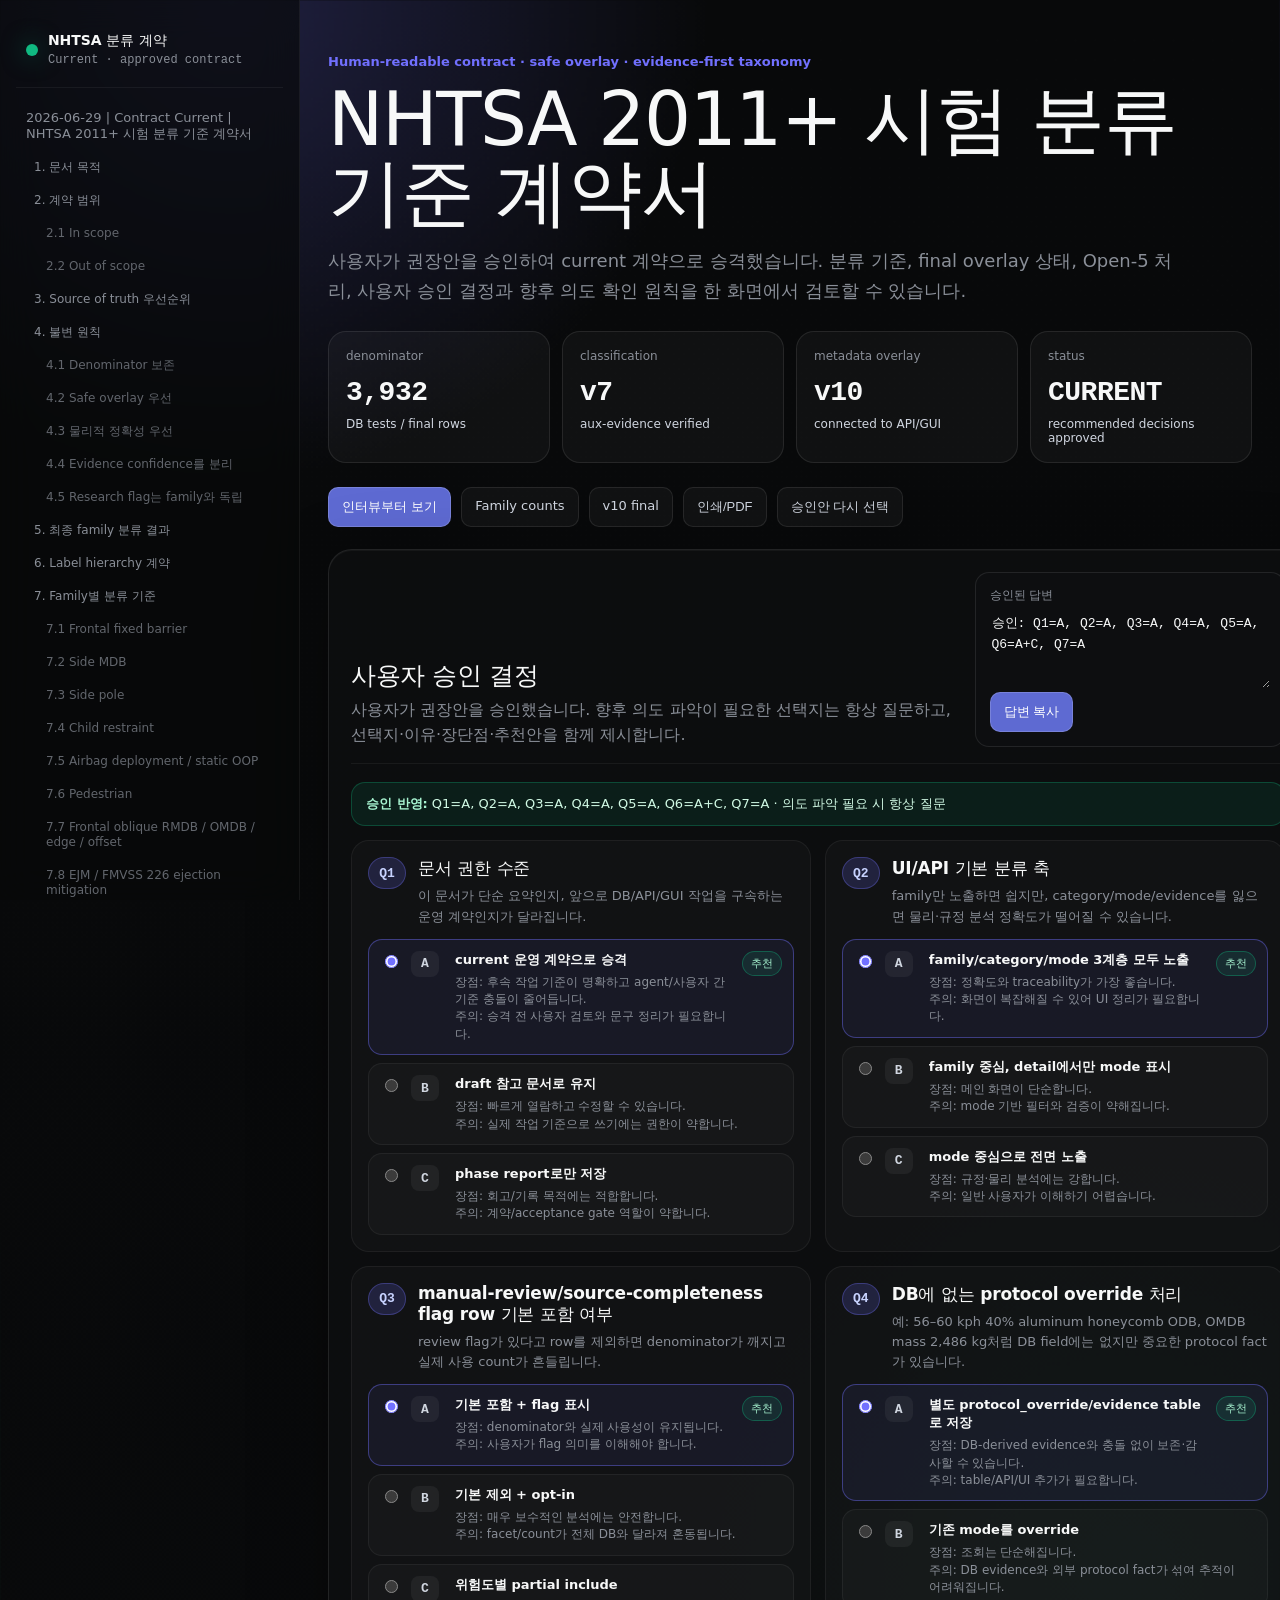
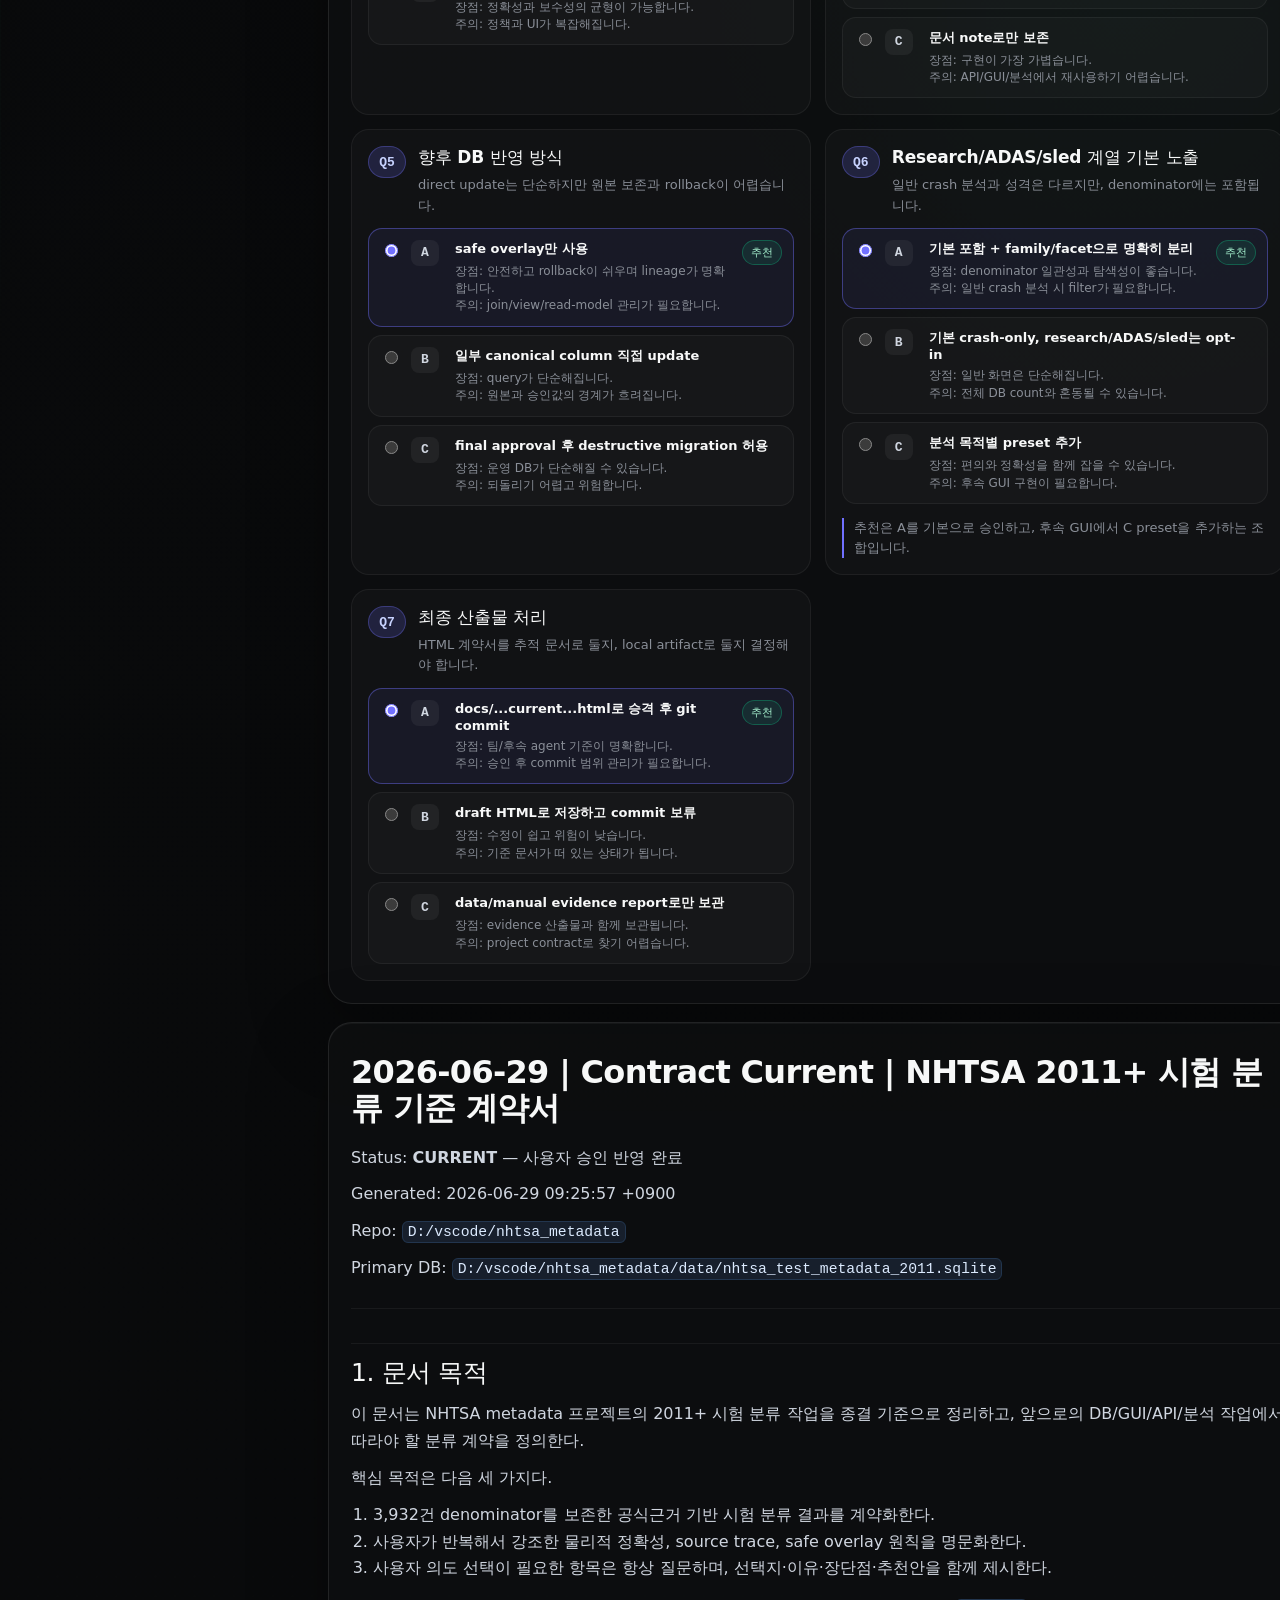
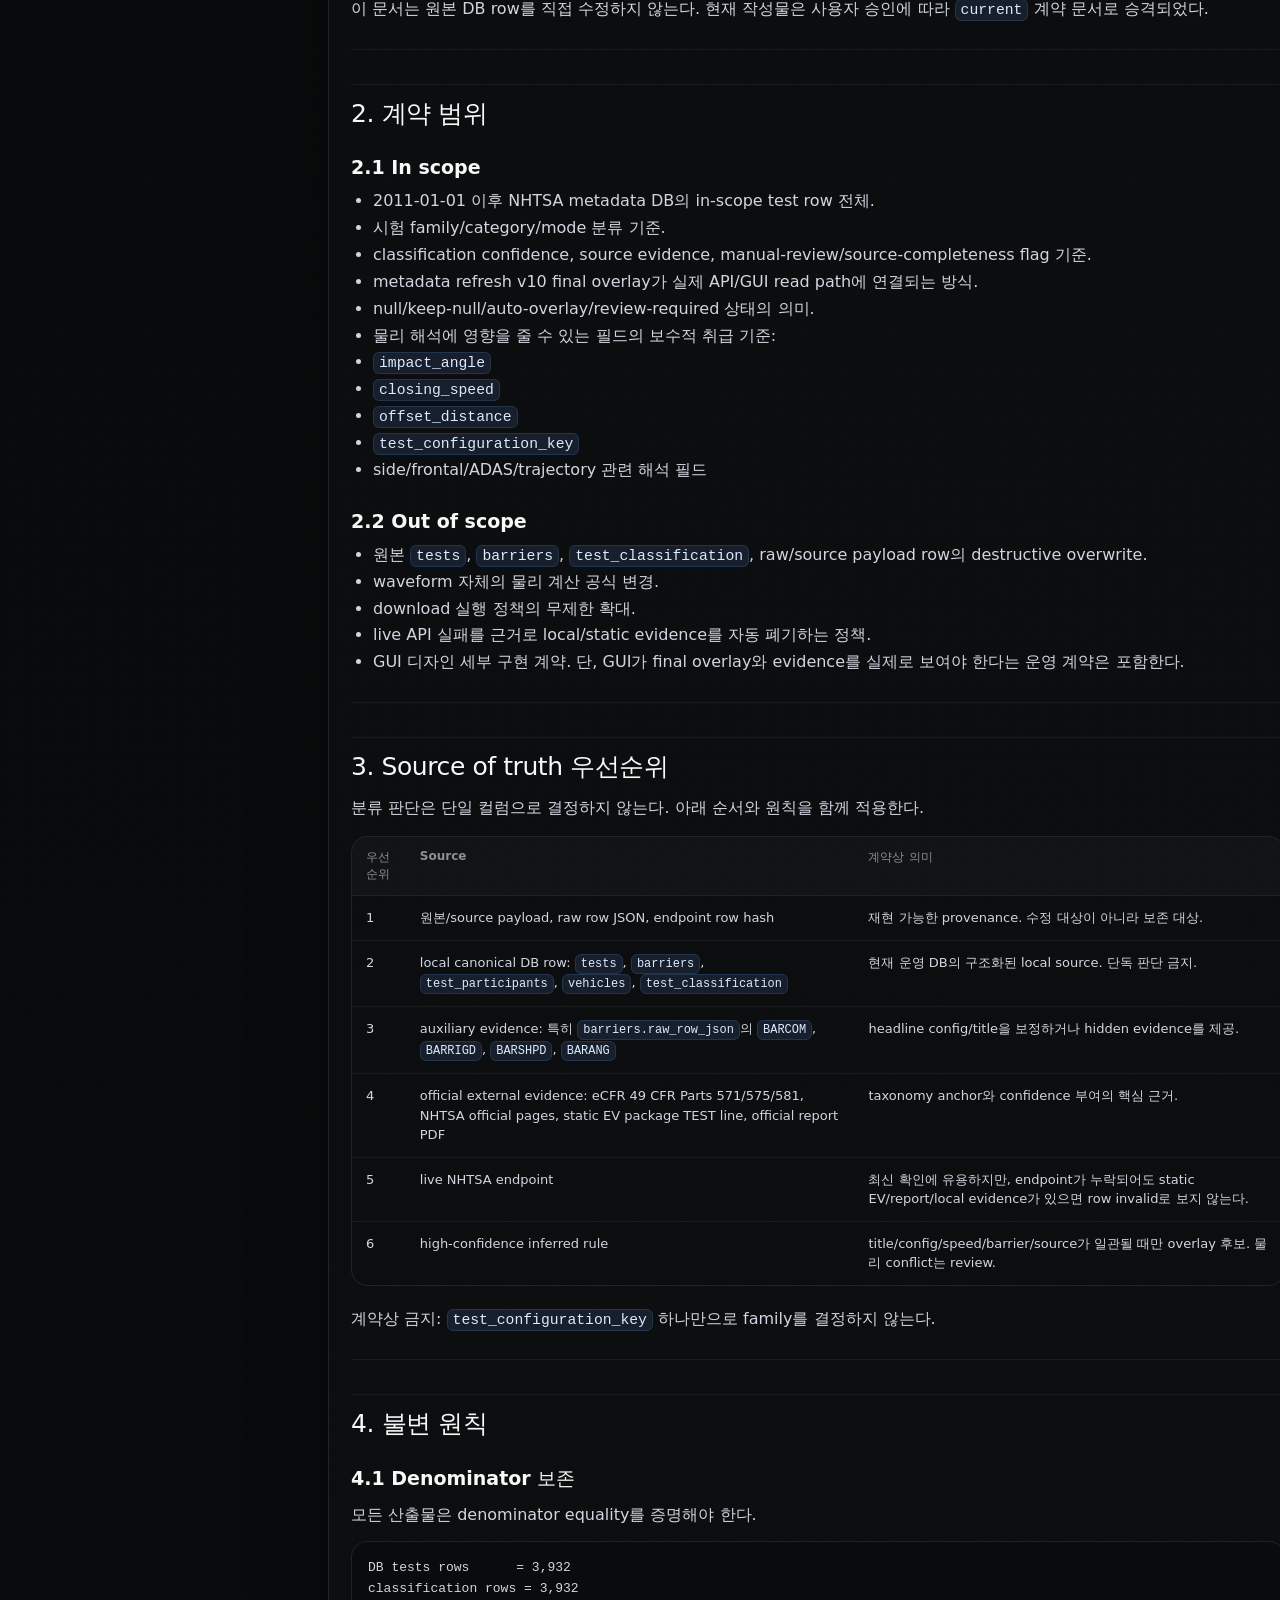
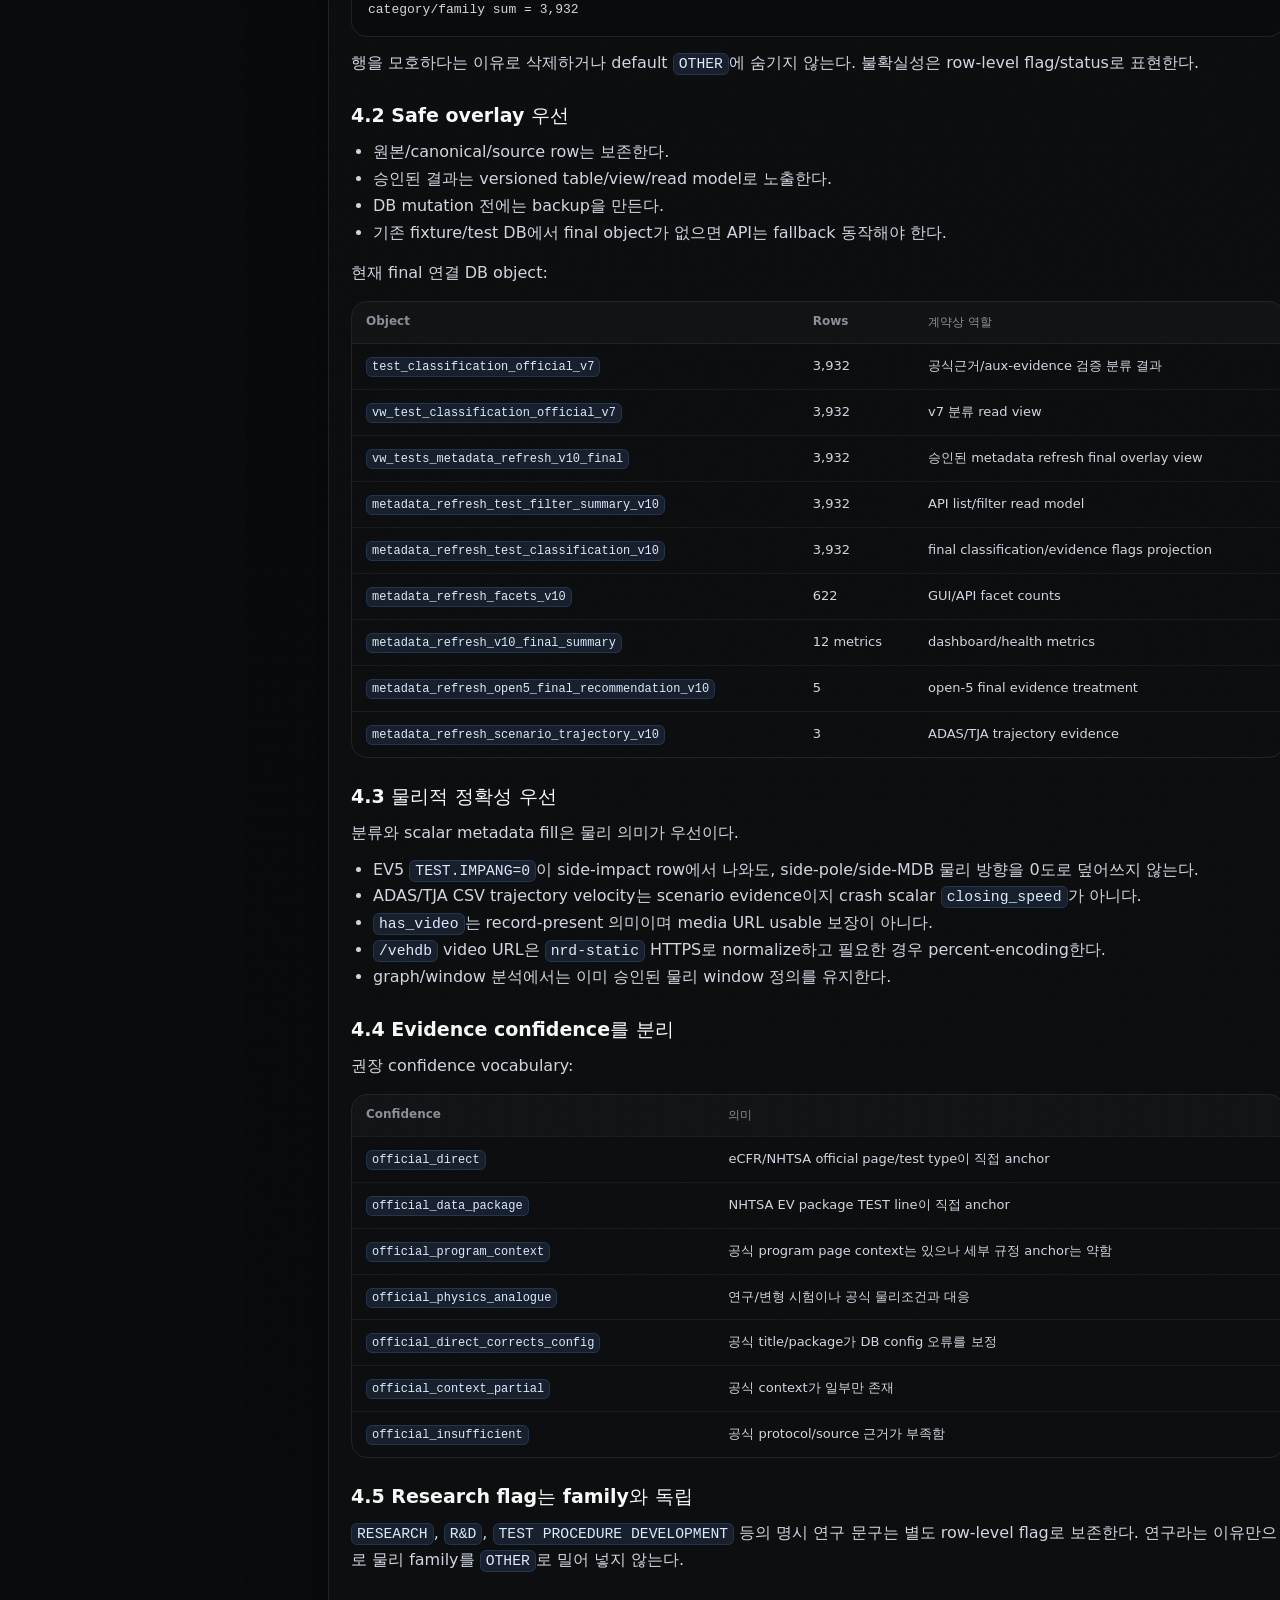
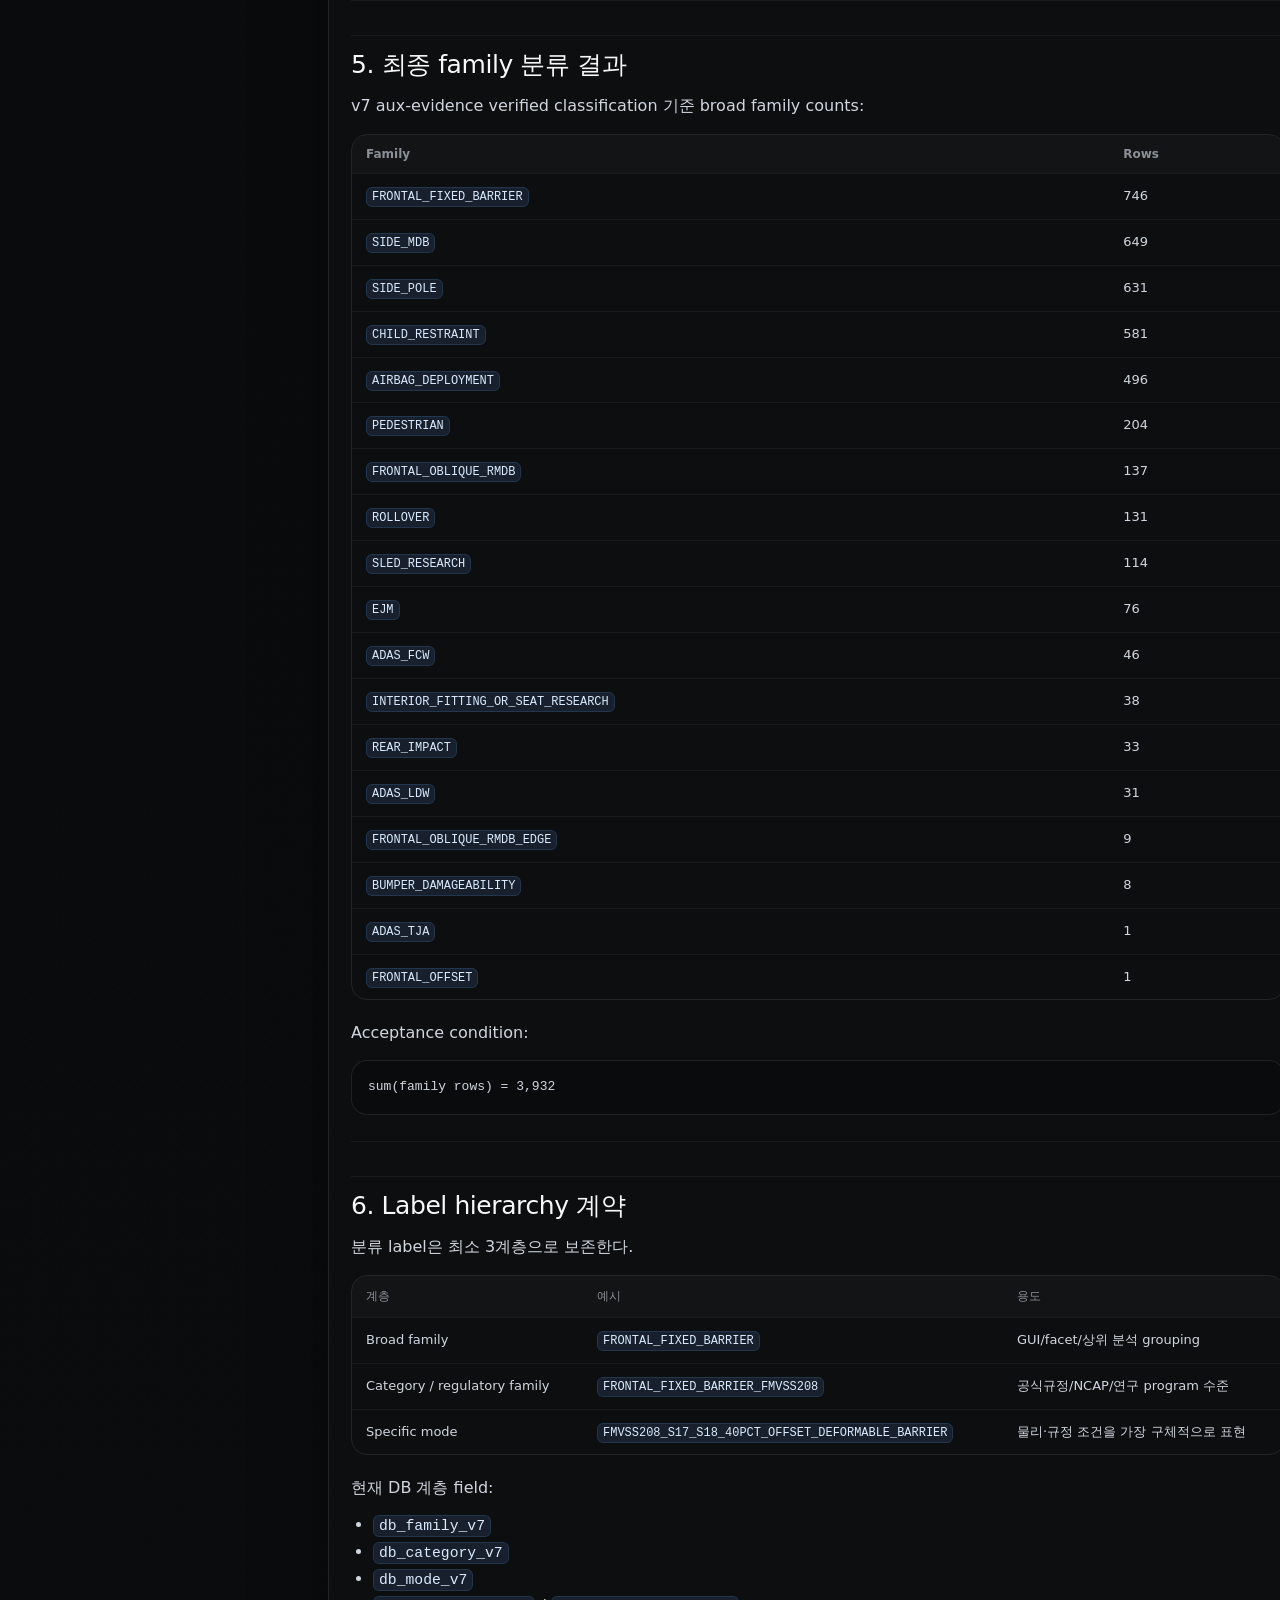
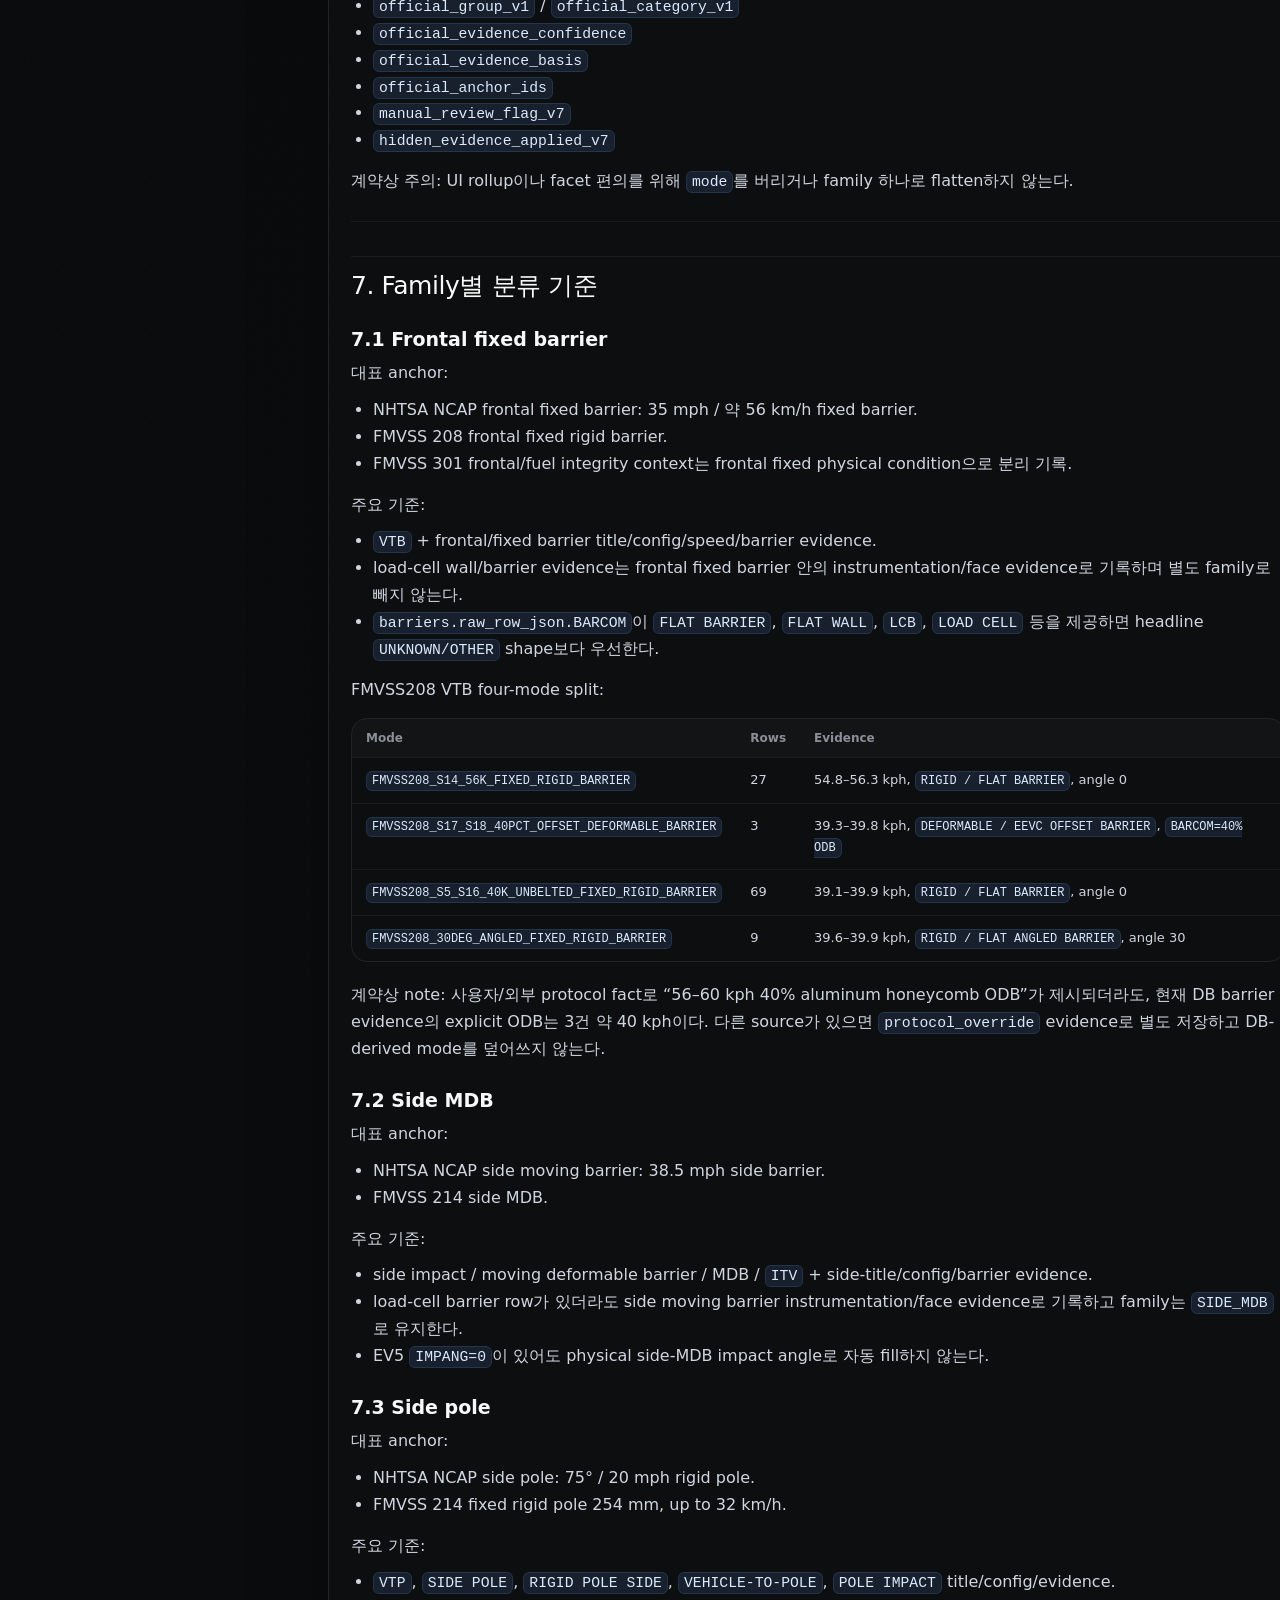
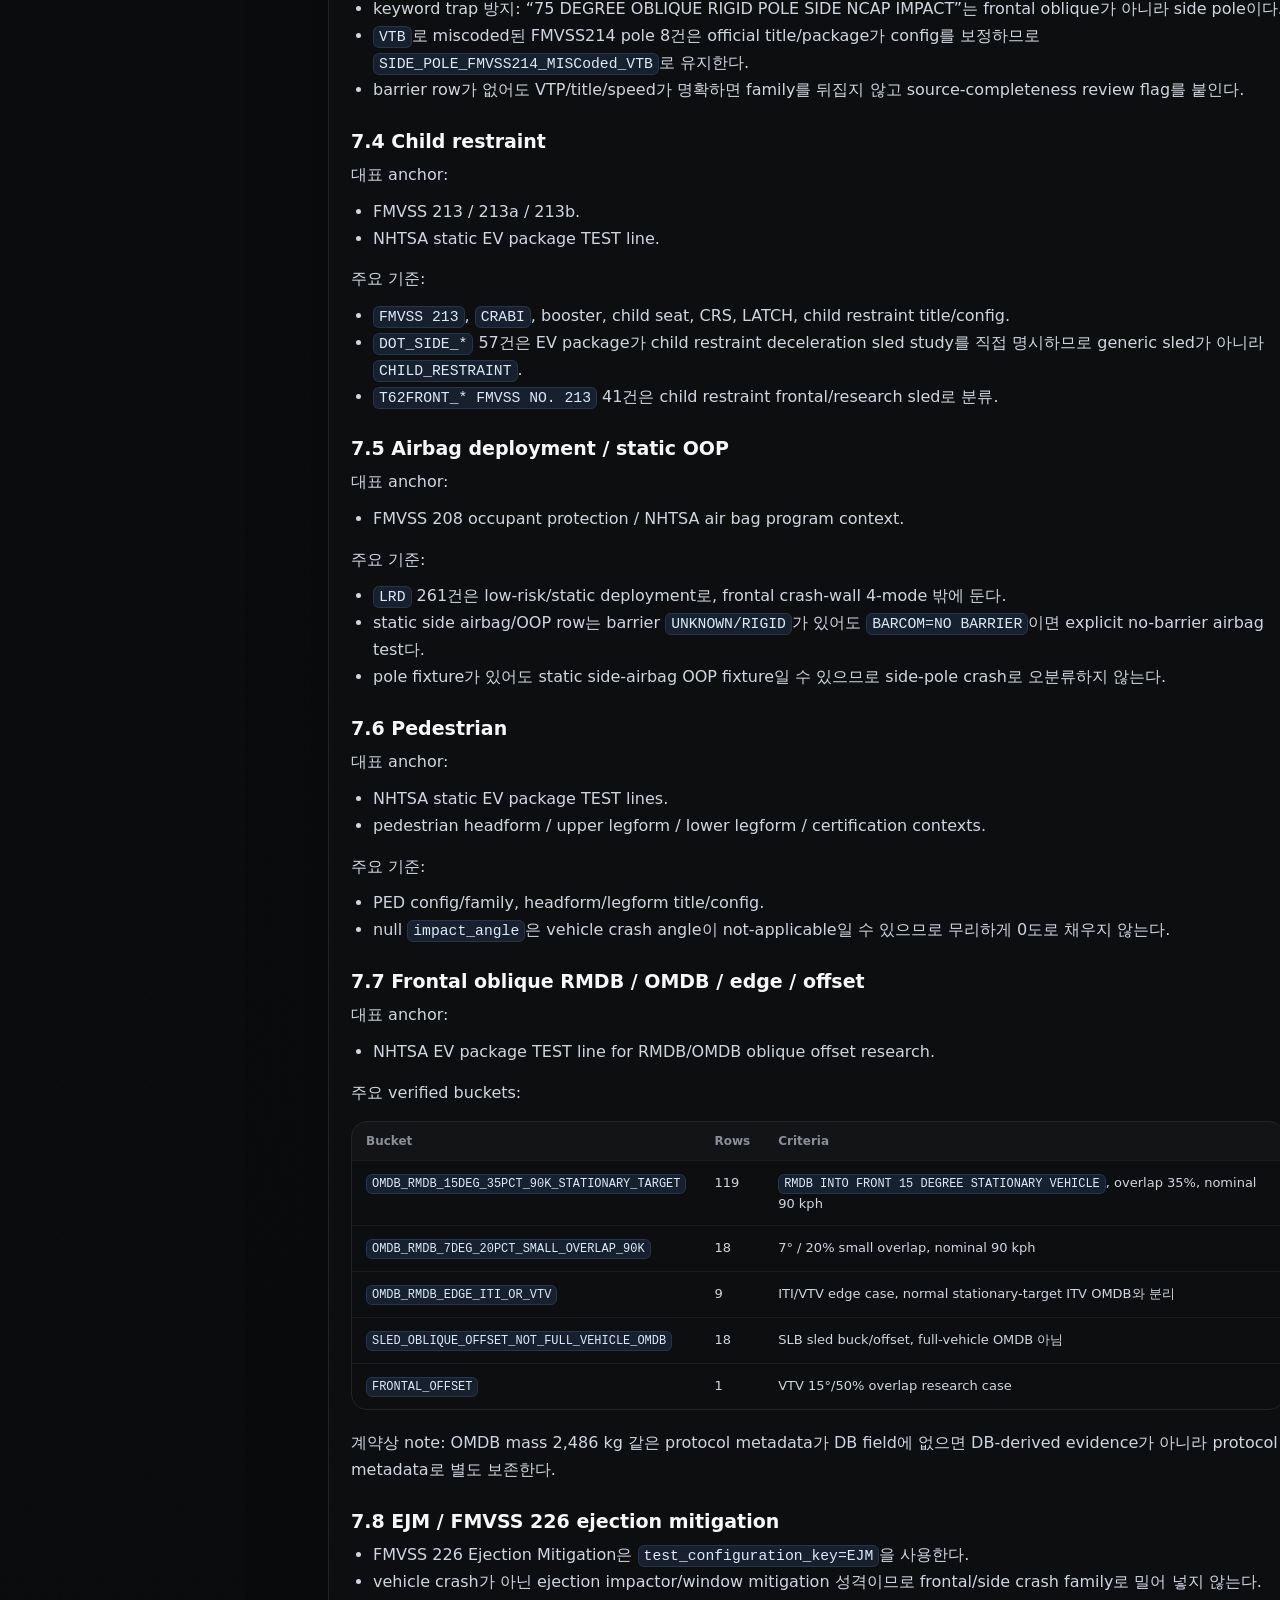
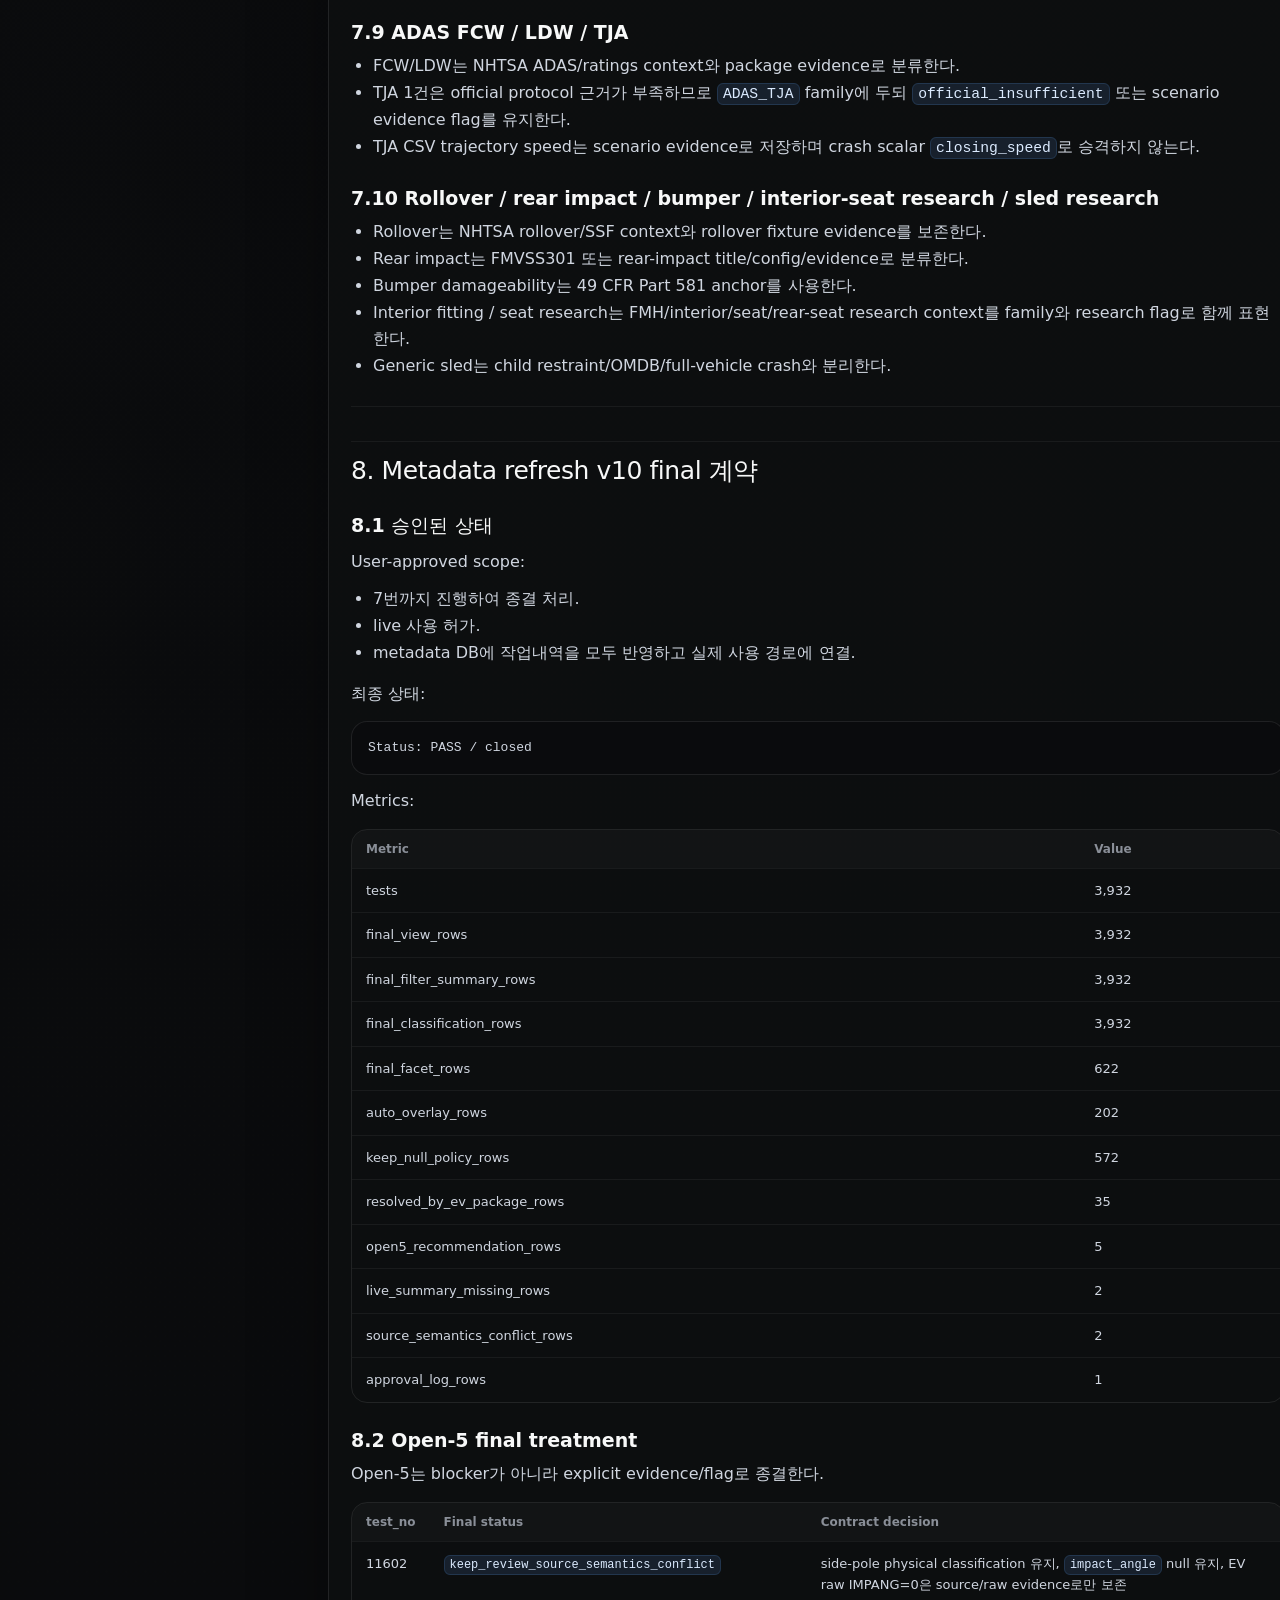
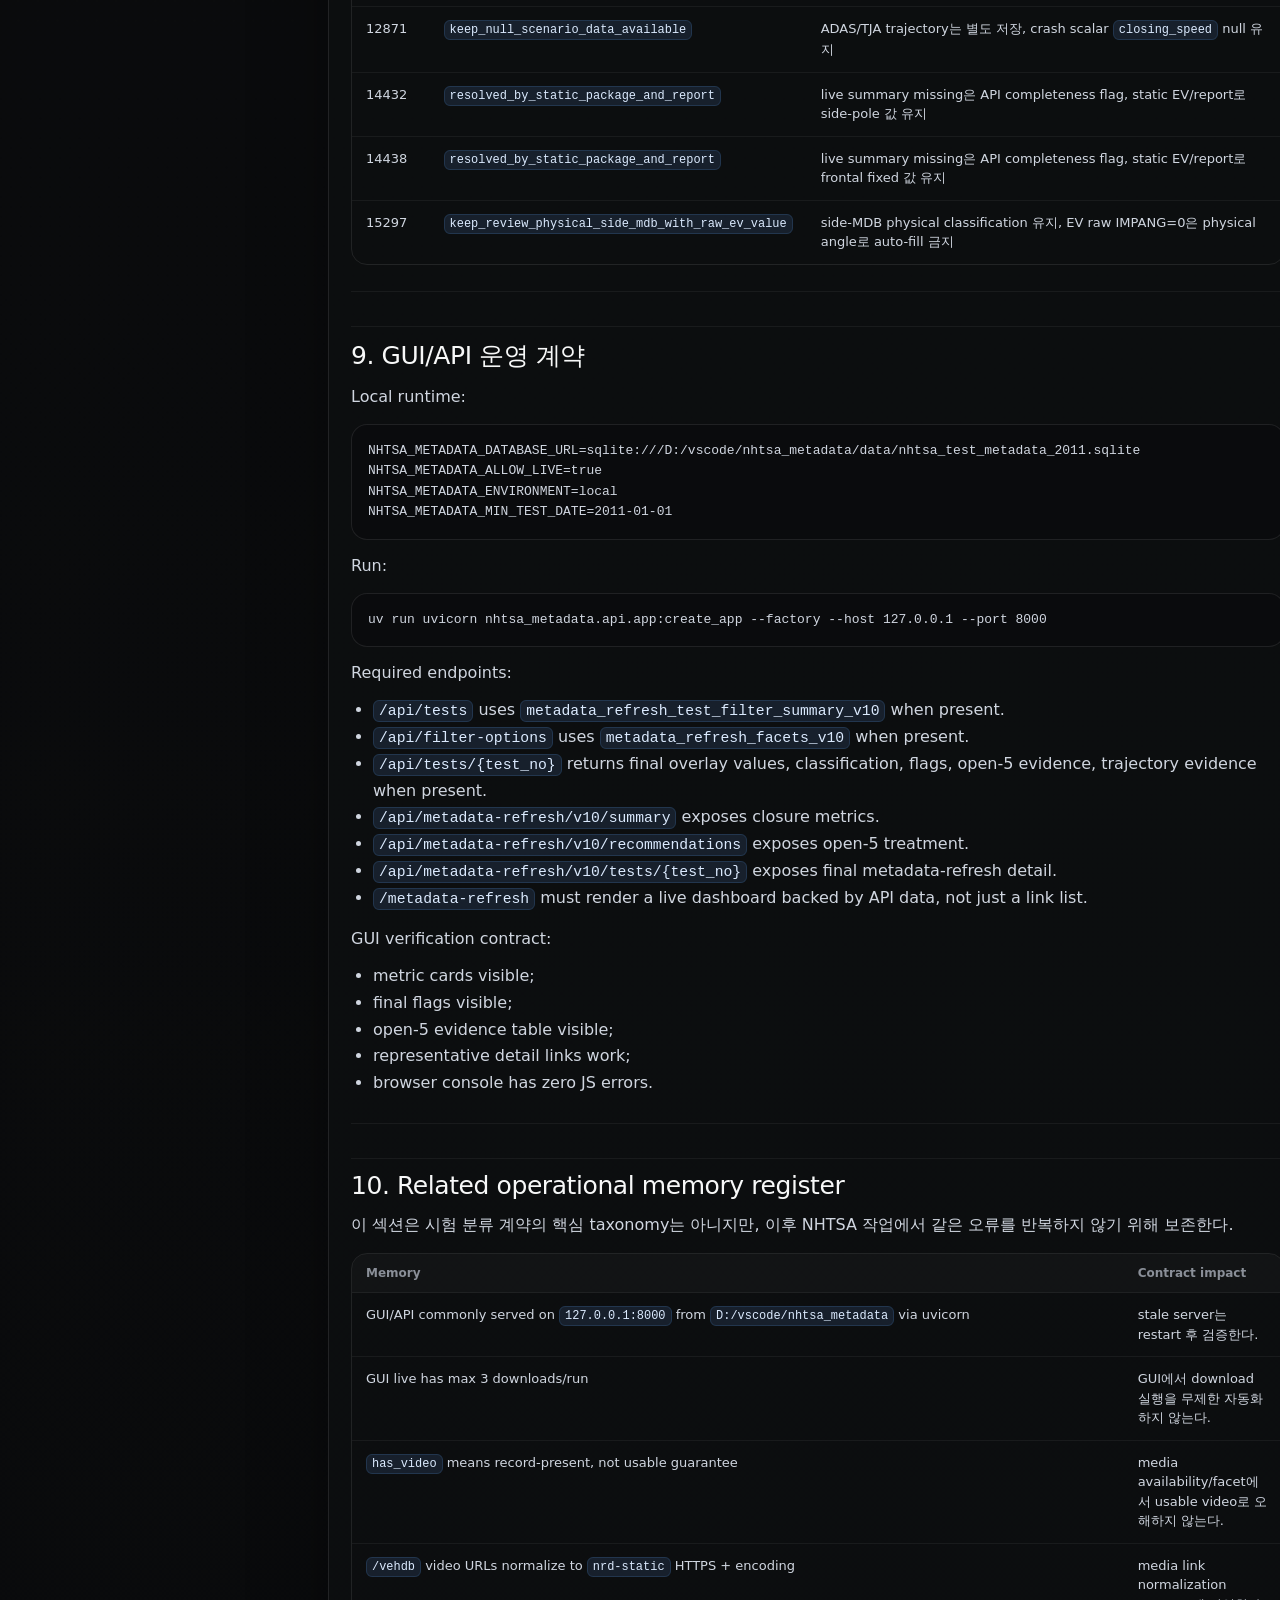
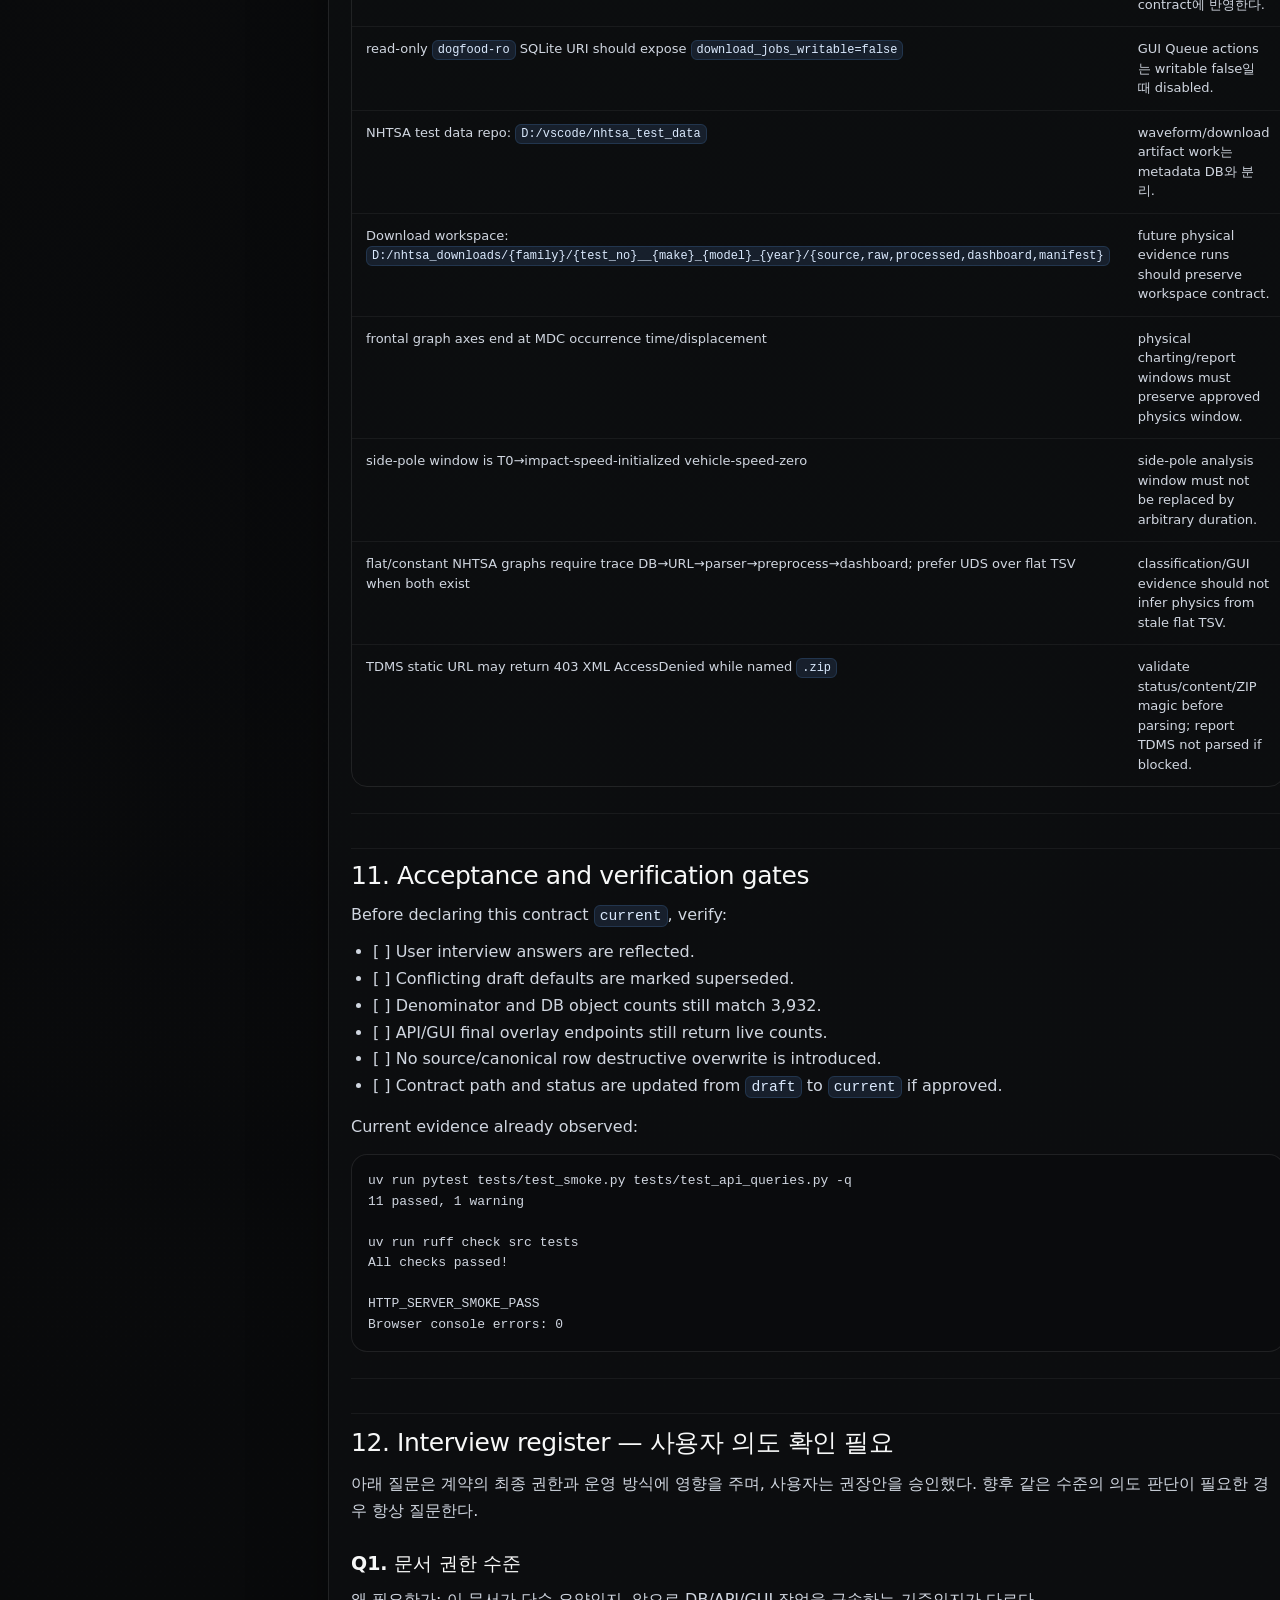
<file: docs/2026-06-29__contract__current__test-classification-contract.html>
<!doctype html>
<html lang="ko">
<head>
  <meta charset="utf-8">
  <meta name="viewport" content="width=device-width, initial-scale=1">
  <title>NHTSA 시험 분류 기준 계약서 — Current</title>
  <style>
    :root { color-scheme: dark; --bg:#08090a; --panel:rgba(255,255,255,.035); --panel-2:rgba(255,255,255,.055); --line:rgba(255,255,255,.09); --line-soft:rgba(255,255,255,.055); --text:#f7f8f8; --soft:#d0d6e0; --muted:#8a8f98; --faint:#62666d; --accent:#7170ff; --accent-2:#5e6ad2; --green:#10b981; --amber:#f59e0b; --radius:18px; --mono:"JetBrains Mono","SFMono-Regular",Consolas,ui-monospace,monospace; --sans:Inter,ui-sans-serif,system-ui,-apple-system,"Segoe UI",Roboto,"Apple SD Gothic Neo","Noto Sans KR",sans-serif; }
    *{box-sizing:border-box} html{scroll-behavior:smooth} body{margin:0;background:radial-gradient(circle at 18% 0%,rgba(113,112,255,.22),transparent 30rem),radial-gradient(circle at 88% 8%,rgba(16,185,129,.10),transparent 26rem),linear-gradient(180deg,#08090a 0%,#0b0c0e 48%,#08090a 100%);color:var(--text);font-family:var(--sans);font-feature-settings:"cv01","ss03"} a{color:inherit;text-decoration:none}
    .layout{display:grid;grid-template-columns:minmax(230px,300px) minmax(0,1fr);min-height:100vh} aside{position:sticky;top:0;align-self:start;height:100vh;overflow:auto;padding:22px 16px;border-right:1px solid var(--line-soft);background:rgba(8,9,10,.68);backdrop-filter:blur(18px)} .brand{display:flex;align-items:center;gap:10px;padding:8px 10px 18px;border-bottom:1px solid var(--line-soft);margin-bottom:14px}.brand-mark{width:12px;height:12px;border-radius:50%;background:var(--green);box-shadow:0 0 24px rgba(16,185,129,.55)}.brand strong{font-size:14px;font-weight:590;letter-spacing:-.1px}.brand span{display:block;color:var(--muted);font:12px/1.4 var(--mono);margin-top:2px}.toc{display:flex;flex-direction:column;gap:2px}.toc a{color:var(--muted);border-radius:10px;padding:8px 10px;font-size:13px;line-height:1.25}.toc a:hover{color:var(--text);background:rgba(255,255,255,.045)}.toc .lvl-2{padding-left:18px;font-size:12px}.toc .lvl-3{padding-left:30px;font-size:12px;color:var(--faint)}main{min-width:0}
    .hero{max-width:1180px;margin:0 auto;padding:54px 28px 22px}.eyebrow{color:var(--accent);font-size:13px;font-weight:590;margin-bottom:14px}.hero h1{font-size:clamp(42px,6vw,74px);line-height:.98;letter-spacing:-1.4px;margin:0;font-weight:510;max-width:980px}.lead{color:var(--muted);font-size:18px;line-height:1.65;max-width:860px;margin:18px 0 0}.meta-grid{display:grid;grid-template-columns:repeat(4,minmax(0,1fr));gap:12px;margin-top:26px}.metric{background:var(--panel);border:1px solid var(--line);border-radius:var(--radius);padding:17px;min-height:112px}.metric span{display:block;color:var(--muted);font-size:12px}.metric strong{display:block;margin-top:16px;font:600 28px/1 var(--mono);letter-spacing:-.5px}.metric em{display:block;margin-top:10px;color:var(--soft);font-size:12px;font-style:normal}.toolbar{display:flex;flex-wrap:wrap;gap:10px;margin-top:24px}.btn{border:1px solid var(--line);background:rgba(255,255,255,.04);border-radius:10px;padding:10px 13px;color:var(--soft);font-weight:510;font-size:13px;cursor:pointer}.btn.primary{background:var(--accent-2);color:#fff;border-color:rgba(255,255,255,.16)}
    .content-wrap{max-width:1180px;margin:0 auto;padding:0 28px 72px;display:grid;gap:18px}.interview-panel,.article{background:rgba(15,16,17,.72);border:1px solid var(--line);border-radius:24px;box-shadow:0 24px 80px rgba(0,0,0,.26),inset 0 1px 0 rgba(255,255,255,.04)}.interview-panel{padding:22px}.section-title{display:flex;align-items:flex-end;justify-content:space-between;gap:18px;border-bottom:1px solid var(--line-soft);padding-bottom:16px;margin-bottom:18px}.section-title h2{margin:0;font-size:25px;letter-spacing:-.4px;font-weight:510}.section-title p{margin:6px 0 0;color:var(--muted);line-height:1.55}.answer-box{background:#0d0e10;border:1px solid var(--line);border-radius:14px;padding:14px;min-width:310px}.answer-box label{display:block;color:var(--muted);font-size:12px;margin-bottom:8px}.answer-box textarea{width:100%;min-height:76px;resize:vertical;border:0;outline:0;color:var(--text);background:transparent;font:13px/1.55 var(--mono)}.q-grid{display:grid;grid-template-columns:repeat(2,minmax(0,1fr));gap:14px}.q-card{border:1px solid var(--line-soft);background:rgba(255,255,255,.025);border-radius:18px;padding:16px}.q-head{display:flex;gap:12px;align-items:flex-start;margin-bottom:12px}.q-id{flex:none;display:inline-grid;place-items:center;width:38px;height:32px;border-radius:999px;background:rgba(113,112,255,.18);color:#c7d2fe;font:600 13px var(--mono);border:1px solid rgba(113,112,255,.32)}.q-card h3{margin:0;font-size:17px;font-weight:590;letter-spacing:-.2px}.q-card p{margin:6px 0 0;color:var(--muted);line-height:1.55;font-size:13px}.options{display:grid;gap:8px}.option{display:grid;grid-template-columns:auto 34px minmax(0,1fr) auto;gap:10px;align-items:start;border:1px solid var(--line-soft);background:rgba(255,255,255,.025);border-radius:14px;padding:11px;cursor:pointer;min-height:72px}.option:hover{border-color:rgba(255,255,255,.16);background:rgba(255,255,255,.045)}.option input{margin-top:4px;accent-color:var(--accent)}.option.recommended{border-color:rgba(113,112,255,.42);background:rgba(113,112,255,.08)}.opt-key{display:inline-grid;place-items:center;width:28px;height:26px;border-radius:8px;background:rgba(255,255,255,.055);font:600 13px var(--mono);color:var(--soft)}.opt-body strong{display:block;font-size:13px;margin-bottom:5px}.opt-body em{display:block;color:var(--muted);font-size:12px;line-height:1.45;font-style:normal}.badge{align-self:start;border-radius:999px;border:1px solid rgba(16,185,129,.35);color:#a7f3d0;background:rgba(16,185,129,.12);padding:4px 8px;font-size:11px}.q-note{border-left:2px solid var(--accent);padding-left:10px}.approval-strip{border:1px solid rgba(16,185,129,.28);background:rgba(16,185,129,.10);color:#d1fae5;border-radius:14px;padding:12px 14px;margin-bottom:14px;font-size:13px}.approval-strip strong{color:#a7f3d0}.decision-summary{border:1px solid rgba(113,112,255,.22);background:rgba(113,112,255,.055);border-radius:16px;padding:14px;margin:12px 0 18px}
    .article{padding:22px}.article h1,.article h2,.article h3,.article h4{scroll-margin-top:20px}.article h1{font-size:32px;line-height:1.12;letter-spacing:-.7px;margin:10px 0 18px}.article h2{font-size:25px;margin:34px 0 12px;font-weight:510;letter-spacing:-.42px;padding-top:12px;border-top:1px solid var(--line-soft)}.article h3{font-size:19px;margin:26px 0 10px;font-weight:590}.article h4{font-size:16px;margin:20px 0 8px}.anchor{color:var(--faint);font-size:.72em;margin-left:8px;opacity:0}h1:hover .anchor,h2:hover .anchor,h3:hover .anchor,h4:hover .anchor{opacity:1}.article p,.article li{color:var(--soft);line-height:1.68}.article p{margin:10px 0}.article ul,.article ol{padding-left:22px;margin:8px 0 14px}code{font-family:var(--mono);font-size:.92em;color:#dbeafe;background:rgba(96,165,250,.12);border:1px solid rgba(96,165,250,.16);padding:2px 5px;border-radius:6px}pre{position:relative;overflow:auto;background:#0a0b0d;border:1px solid var(--line);border-radius:16px;padding:16px;color:var(--soft)}pre code{background:transparent;border:0;padding:0;color:inherit;font-size:13px;line-height:1.58}.table-shell{width:100%;overflow:auto;border:1px solid var(--line);border-radius:16px;margin:14px 0 20px}table{border-collapse:collapse;width:100%;min-width:720px}th,td{padding:12px 14px;border-bottom:1px solid var(--line-soft);vertical-align:top;text-align:left}th{color:var(--muted);font-size:12px;font-weight:590;background:rgba(255,255,255,.025)}td{color:var(--soft);font-size:13px;line-height:1.5}tr:last-child td{border-bottom:0}hr{border:0;border-top:1px solid var(--line-soft);margin:26px 0}.toast{position:fixed;right:18px;bottom:18px;background:#111317;border:1px solid var(--line);color:var(--text);padding:12px 14px;border-radius:12px;opacity:0;transform:translateY(8px);transition:.2s ease;pointer-events:none;box-shadow:0 20px 50px rgba(0,0,0,.34)}.toast.show{opacity:1;transform:translateY(0)}
    @media(max-width:1100px){.layout{grid-template-columns:1fr}aside{position:relative;height:auto;border-right:0;border-bottom:1px solid var(--line-soft)}.toc{display:grid;grid-template-columns:repeat(2,minmax(0,1fr))}.meta-grid{grid-template-columns:repeat(2,minmax(0,1fr))}.q-grid{grid-template-columns:1fr}}@media(max-width:680px){.hero,.content-wrap{padding-left:16px;padding-right:16px}.meta-grid{grid-template-columns:1fr}.section-title{display:block}.answer-box{margin-top:14px;min-width:0}.toc{grid-template-columns:1fr}.option{grid-template-columns:auto 30px minmax(0,1fr)}.badge{grid-column:3}}@media print{body{background:#fff;color:#111}aside,.toolbar,.answer-box,.toast{display:none}.layout{display:block}.hero,.content-wrap{max-width:none;padding:0}.article,.interview-panel,.metric{border:1px solid #ddd;box-shadow:none;background:#fff;color:#111}.article p,.article li,td{color:#222}th{color:#111}code,pre{color:#111;background:#f5f5f5}}
</style>
</head>
<body>
  <div class="layout">
    <aside>
      <div class="brand"><span class="brand-mark"></span><div><strong>NHTSA 분류 계약</strong><span>Current · approved contract</span></div></div>
      <nav class="toc" aria-label="문서 목차"><a class="lvl-1" href="#2026-06-29-contract-current-nhtsa-2011-시험-분류-기준-계약서">2026-06-29 | Contract Current | NHTSA 2011+ 시험 분류 기준 계약서</a><a class="lvl-2" href="#1-문서-목적">1. 문서 목적</a><a class="lvl-2" href="#2-계약-범위">2. 계약 범위</a><a class="lvl-3" href="#2-1-in-scope">2.1 In scope</a><a class="lvl-3" href="#2-2-out-of-scope">2.2 Out of scope</a><a class="lvl-2" href="#3-source-of-truth-우선순위">3. Source of truth 우선순위</a><a class="lvl-2" href="#4-불변-원칙">4. 불변 원칙</a><a class="lvl-3" href="#4-1-denominator-보존">4.1 Denominator 보존</a><a class="lvl-3" href="#4-2-safe-overlay-우선">4.2 Safe overlay 우선</a><a class="lvl-3" href="#4-3-물리적-정확성-우선">4.3 물리적 정확성 우선</a><a class="lvl-3" href="#4-4-evidence-confidence를-분리">4.4 Evidence confidence를 분리</a><a class="lvl-3" href="#4-5-research-flag는-family와-독립">4.5 Research flag는 family와 독립</a><a class="lvl-2" href="#5-최종-family-분류-결과">5. 최종 family 분류 결과</a><a class="lvl-2" href="#6-label-hierarchy-계약">6. Label hierarchy 계약</a><a class="lvl-2" href="#7-family별-분류-기준">7. Family별 분류 기준</a><a class="lvl-3" href="#7-1-frontal-fixed-barrier">7.1 Frontal fixed barrier</a><a class="lvl-3" href="#7-2-side-mdb">7.2 Side MDB</a><a class="lvl-3" href="#7-3-side-pole">7.3 Side pole</a><a class="lvl-3" href="#7-4-child-restraint">7.4 Child restraint</a><a class="lvl-3" href="#7-5-airbag-deployment-static-oop">7.5 Airbag deployment / static OOP</a><a class="lvl-3" href="#7-6-pedestrian">7.6 Pedestrian</a><a class="lvl-3" href="#7-7-frontal-oblique-rmdb-omdb-edge-offset">7.7 Frontal oblique RMDB / OMDB / edge / offset</a><a class="lvl-3" href="#7-8-ejm-fmvss-226-ejection-mitigation">7.8 EJM / FMVSS 226 ejection mitigation</a><a class="lvl-3" href="#7-9-adas-fcw-ldw-tja">7.9 ADAS FCW / LDW / TJA</a><a class="lvl-3" href="#7-10-rollover-rear-impact-bumper-interior-seat-research-sled-research">7.10 Rollover / rear impact / bumper / interior-seat research / sled research</a><a class="lvl-2" href="#8-metadata-refresh-v10-final-계약">8. Metadata refresh v10 final 계약</a><a class="lvl-3" href="#8-1-승인된-상태">8.1 승인된 상태</a><a class="lvl-3" href="#8-2-open-5-final-treatment">8.2 Open-5 final treatment</a><a class="lvl-2" href="#9-gui-api-운영-계약">9. GUI/API 운영 계약</a><a class="lvl-2" href="#10-related-operational-memory-register">10. Related operational memory register</a><a class="lvl-2" href="#11-acceptance-and-verification-gates">11. Acceptance and verification gates</a><a class="lvl-2" href="#12-interview-register-사용자-의도-확인-필요">12. Interview register — 사용자 의도 확인 필요</a><a class="lvl-3" href="#q1-문서-권한-수준">Q1. 문서 권한 수준</a><a class="lvl-3" href="#q2-ui-api-기본-분류-축">Q2. UI/API 기본 분류 축</a><a class="lvl-3" href="#q3-manual-review-source-completeness-flag-row의-기본-포함-여부">Q3. Manual-review/source-completeness flag row의 기본 포함 여부</a><a class="lvl-3" href="#q4-db에-없는-protocol-override-처리">Q4. DB에 없는 protocol override 처리</a><a class="lvl-3" href="#q5-향후-db-반영-방식">Q5. 향후 DB 반영 방식</a><a class="lvl-3" href="#q6-research-adas-sled-계열-기본-노출">Q6. Research/ADAS/sled 계열 기본 노출</a><a class="lvl-3" href="#q7-최종-산출물-처리">Q7. 최종 산출물 처리</a><a class="lvl-2" href="#13-user-selected-decisions">13. User-selected decisions</a><a class="lvl-2" href="#14-references">14. References</a></nav>
    </aside>
    <main>
      <section class="hero">
        <div class="eyebrow">Human-readable contract · safe overlay · evidence-first taxonomy</div>
        <h1>NHTSA 2011+ 시험 분류 기준 계약서</h1>
        <p class="lead">사용자가 권장안을 승인하여 current 계약으로 승격했습니다. 분류 기준, final overlay 상태, Open-5 처리, 사용자 승인 결정과 향후 의도 확인 원칙을 한 화면에서 검토할 수 있습니다.</p>
        <div class="meta-grid" aria-label="핵심 지표"><div class="metric"><span>denominator</span><strong>3,932</strong><em>DB tests / final rows</em></div><div class="metric"><span>classification</span><strong>v7</strong><em>aux-evidence verified</em></div><div class="metric"><span>metadata overlay</span><strong>v10</strong><em>connected to API/GUI</em></div><div class="metric"><span>status</span><strong>CURRENT</strong><em>recommended decisions approved</em></div></div>
        <div class="toolbar"><a class="btn primary" href="#interview">인터뷰부터 보기</a><a class="btn" href="#5-최종-family-분류-결과">Family counts</a><a class="btn" href="#8-metadata-refresh-v10-final-계약">v10 final</a><button class="btn" id="printBtn" type="button">인쇄/PDF</button><button class="btn" id="selectDefaults" type="button">승인안 다시 선택</button></div>
      </section>
      <div class="content-wrap">
        <section class="interview-panel" id="interview"><div class="section-title"><div><h2>사용자 승인 결정</h2><p>사용자가 권장안을 승인했습니다. 향후 의도 파악이 필요한 선택지는 항상 질문하고, 선택지·이유·장단점·추천안을 함께 제시합니다.</p></div><div class="answer-box"><label for="answerText">승인된 답변</label><textarea id="answerText" spellcheck="false">승인: Q1=A, Q2=A, Q3=A, Q4=A, Q5=A, Q6=A+C, Q7=A</textarea><button class="btn primary" id="copyAnswer" type="button">답변 복사</button></div></div><div class="approval-strip"><strong>승인 반영:</strong> Q1=A, Q2=A, Q3=A, Q4=A, Q5=A, Q6=A+C, Q7=A · 의도 파악 필요 시 항상 질문</div><div class="q-grid"><article class="q-card" id="interview-Q1"><div class="q-head"><span class="q-id">Q1</span><div><h3>문서 권한 수준</h3><p>이 문서가 단순 요약인지, 앞으로 DB/API/GUI 작업을 구속하는 운영 계약인지가 달라집니다.</p></div></div><div class="options" role="radiogroup" aria-label="Q1 options">
<label class="option recommended"><input type="radio" name="Q1" value="A" checked><span class="opt-key">A</span><span class="opt-body"><strong>current 운영 계약으로 승격</strong><em>장점: 후속 작업 기준이 명확하고 agent/사용자 간 기준 충돌이 줄어듭니다.</em><em>주의: 승격 전 사용자 검토와 문구 정리가 필요합니다.</em></span><span class="badge">추천</span></label>
<label class="option"><input type="radio" name="Q1" value="B"><span class="opt-key">B</span><span class="opt-body"><strong>draft 참고 문서로 유지</strong><em>장점: 빠르게 열람하고 수정할 수 있습니다.</em><em>주의: 실제 작업 기준으로 쓰기에는 권한이 약합니다.</em></span></label>
<label class="option"><input type="radio" name="Q1" value="C"><span class="opt-key">C</span><span class="opt-body"><strong>phase report로만 저장</strong><em>장점: 회고/기록 목적에는 적합합니다.</em><em>주의: 계약/acceptance gate 역할이 약합니다.</em></span></label>
</div></article>
<article class="q-card" id="interview-Q2"><div class="q-head"><span class="q-id">Q2</span><div><h3>UI/API 기본 분류 축</h3><p>family만 노출하면 쉽지만, category/mode/evidence를 잃으면 물리·규정 분석 정확도가 떨어질 수 있습니다.</p></div></div><div class="options" role="radiogroup" aria-label="Q2 options">
<label class="option recommended"><input type="radio" name="Q2" value="A" checked><span class="opt-key">A</span><span class="opt-body"><strong>family/category/mode 3계층 모두 노출</strong><em>장점: 정확도와 traceability가 가장 좋습니다.</em><em>주의: 화면이 복잡해질 수 있어 UI 정리가 필요합니다.</em></span><span class="badge">추천</span></label>
<label class="option"><input type="radio" name="Q2" value="B"><span class="opt-key">B</span><span class="opt-body"><strong>family 중심, detail에서만 mode 표시</strong><em>장점: 메인 화면이 단순합니다.</em><em>주의: mode 기반 필터와 검증이 약해집니다.</em></span></label>
<label class="option"><input type="radio" name="Q2" value="C"><span class="opt-key">C</span><span class="opt-body"><strong>mode 중심으로 전면 노출</strong><em>장점: 규정·물리 분석에는 강합니다.</em><em>주의: 일반 사용자가 이해하기 어렵습니다.</em></span></label>
</div></article>
<article class="q-card" id="interview-Q3"><div class="q-head"><span class="q-id">Q3</span><div><h3>manual-review/source-completeness flag row 기본 포함 여부</h3><p>review flag가 있다고 row를 제외하면 denominator가 깨지고 실제 사용 count가 흔들립니다.</p></div></div><div class="options" role="radiogroup" aria-label="Q3 options">
<label class="option recommended"><input type="radio" name="Q3" value="A" checked><span class="opt-key">A</span><span class="opt-body"><strong>기본 포함 + flag 표시</strong><em>장점: denominator와 실제 사용성이 유지됩니다.</em><em>주의: 사용자가 flag 의미를 이해해야 합니다.</em></span><span class="badge">추천</span></label>
<label class="option"><input type="radio" name="Q3" value="B"><span class="opt-key">B</span><span class="opt-body"><strong>기본 제외 + opt-in</strong><em>장점: 매우 보수적인 분석에는 안전합니다.</em><em>주의: facet/count가 전체 DB와 달라져 혼동됩니다.</em></span></label>
<label class="option"><input type="radio" name="Q3" value="C"><span class="opt-key">C</span><span class="opt-body"><strong>위험도별 partial include</strong><em>장점: 정확성과 보수성의 균형이 가능합니다.</em><em>주의: 정책과 UI가 복잡해집니다.</em></span></label>
</div></article>
<article class="q-card" id="interview-Q4"><div class="q-head"><span class="q-id">Q4</span><div><h3>DB에 없는 protocol override 처리</h3><p>예: 56–60 kph 40% aluminum honeycomb ODB, OMDB mass 2,486 kg처럼 DB field에는 없지만 중요한 protocol fact가 있습니다.</p></div></div><div class="options" role="radiogroup" aria-label="Q4 options">
<label class="option recommended"><input type="radio" name="Q4" value="A" checked><span class="opt-key">A</span><span class="opt-body"><strong>별도 protocol_override/evidence table로 저장</strong><em>장점: DB-derived evidence와 충돌 없이 보존·감사할 수 있습니다.</em><em>주의: table/API/UI 추가가 필요합니다.</em></span><span class="badge">추천</span></label>
<label class="option"><input type="radio" name="Q4" value="B"><span class="opt-key">B</span><span class="opt-body"><strong>기존 mode를 override</strong><em>장점: 조회는 단순해집니다.</em><em>주의: DB evidence와 외부 protocol fact가 섞여 추적이 어려워집니다.</em></span></label>
<label class="option"><input type="radio" name="Q4" value="C"><span class="opt-key">C</span><span class="opt-body"><strong>문서 note로만 보존</strong><em>장점: 구현이 가장 가볍습니다.</em><em>주의: API/GUI/분석에서 재사용하기 어렵습니다.</em></span></label>
</div></article>
<article class="q-card" id="interview-Q5"><div class="q-head"><span class="q-id">Q5</span><div><h3>향후 DB 반영 방식</h3><p>direct update는 단순하지만 원본 보존과 rollback이 어렵습니다.</p></div></div><div class="options" role="radiogroup" aria-label="Q5 options">
<label class="option recommended"><input type="radio" name="Q5" value="A" checked><span class="opt-key">A</span><span class="opt-body"><strong>safe overlay만 사용</strong><em>장점: 안전하고 rollback이 쉬우며 lineage가 명확합니다.</em><em>주의: join/view/read-model 관리가 필요합니다.</em></span><span class="badge">추천</span></label>
<label class="option"><input type="radio" name="Q5" value="B"><span class="opt-key">B</span><span class="opt-body"><strong>일부 canonical column 직접 update</strong><em>장점: query가 단순해집니다.</em><em>주의: 원본과 승인값의 경계가 흐려집니다.</em></span></label>
<label class="option"><input type="radio" name="Q5" value="C"><span class="opt-key">C</span><span class="opt-body"><strong>final approval 후 destructive migration 허용</strong><em>장점: 운영 DB가 단순해질 수 있습니다.</em><em>주의: 되돌리기 어렵고 위험합니다.</em></span></label>
</div></article>
<article class="q-card" id="interview-Q6"><div class="q-head"><span class="q-id">Q6</span><div><h3>Research/ADAS/sled 계열 기본 노출</h3><p>일반 crash 분석과 성격은 다르지만, denominator에는 포함됩니다.</p></div></div><div class="options" role="radiogroup" aria-label="Q6 options">
<label class="option recommended"><input type="radio" name="Q6" value="A" checked><span class="opt-key">A</span><span class="opt-body"><strong>기본 포함 + family/facet으로 명확히 분리</strong><em>장점: denominator 일관성과 탐색성이 좋습니다.</em><em>주의: 일반 crash 분석 시 filter가 필요합니다.</em></span><span class="badge">추천</span></label>
<label class="option"><input type="radio" name="Q6" value="B"><span class="opt-key">B</span><span class="opt-body"><strong>기본 crash-only, research/ADAS/sled는 opt-in</strong><em>장점: 일반 화면은 단순해집니다.</em><em>주의: 전체 DB count와 혼동될 수 있습니다.</em></span></label>
<label class="option"><input type="radio" name="Q6" value="C"><span class="opt-key">C</span><span class="opt-body"><strong>분석 목적별 preset 추가</strong><em>장점: 편의와 정확성을 함께 잡을 수 있습니다.</em><em>주의: 후속 GUI 구현이 필요합니다.</em></span></label>
<p class="q-note">추천은 A를 기본으로 승인하고, 후속 GUI에서 C preset을 추가하는 조합입니다.</p>
</div></article>
<article class="q-card" id="interview-Q7"><div class="q-head"><span class="q-id">Q7</span><div><h3>최종 산출물 처리</h3><p>HTML 계약서를 추적 문서로 둘지, local artifact로 둘지 결정해야 합니다.</p></div></div><div class="options" role="radiogroup" aria-label="Q7 options">
<label class="option recommended"><input type="radio" name="Q7" value="A" checked><span class="opt-key">A</span><span class="opt-body"><strong>docs/...current...html로 승격 후 git commit</strong><em>장점: 팀/후속 agent 기준이 명확합니다.</em><em>주의: 승인 후 commit 범위 관리가 필요합니다.</em></span><span class="badge">추천</span></label>
<label class="option"><input type="radio" name="Q7" value="B"><span class="opt-key">B</span><span class="opt-body"><strong>draft HTML로 저장하고 commit 보류</strong><em>장점: 수정이 쉽고 위험이 낮습니다.</em><em>주의: 기준 문서가 떠 있는 상태가 됩니다.</em></span></label>
<label class="option"><input type="radio" name="Q7" value="C"><span class="opt-key">C</span><span class="opt-body"><strong>data/manual evidence report로만 보관</strong><em>장점: evidence 산출물과 함께 보관됩니다.</em><em>주의: project contract로 찾기 어렵습니다.</em></span></label>
</div></article></div></section>
        <article class="article" id="contract-body"><h1 id="2026-06-29-contract-current-nhtsa-2011-시험-분류-기준-계약서">2026-06-29 | Contract Current | NHTSA 2011+ 시험 분류 기준 계약서<a class="anchor" href="#2026-06-29-contract-current-nhtsa-2011-시험-분류-기준-계약서">#</a></h1><p>Status: <strong>CURRENT</strong> — 사용자 승인 반영 완료</p><p>Generated: 2026-06-29 09:25:57 +0900</p><p>Repo: <code>D:/vscode/nhtsa_metadata</code></p><p>Primary DB: <code>D:/vscode/nhtsa_metadata/data/nhtsa_test_metadata_2011.sqlite</code></p><hr><h2 id="1-문서-목적">1. 문서 목적<a class="anchor" href="#1-문서-목적">#</a></h2><p>이 문서는 NHTSA metadata 프로젝트의 2011+ 시험 분류 작업을 종결 기준으로 정리하고, 앞으로의 DB/GUI/API/분석 작업에서 따라야 할 분류 계약을 정의한다.</p><p>핵심 목적은 다음 세 가지다.</p><ol><li>3,932건 denominator를 보존한 공식근거 기반 시험 분류 결과를 계약화한다.</li><li>사용자가 반복해서 강조한 물리적 정확성, source trace, safe overlay 원칙을 명문화한다.</li><li>사용자 의도 선택이 필요한 항목은 항상 질문하며, 선택지·이유·장단점·추천안을 함께 제시한다.</li></ol><p>이 문서는 원본 DB row를 직접 수정하지 않는다. 현재 작성물은 사용자 승인에 따라 <code>current</code> 계약 문서로 승격되었다.</p><hr><h2 id="2-계약-범위">2. 계약 범위<a class="anchor" href="#2-계약-범위">#</a></h2><h3 id="2-1-in-scope">2.1 In scope<a class="anchor" href="#2-1-in-scope">#</a></h3><ul><li>2011-01-01 이후 NHTSA metadata DB의 in-scope test row 전체.</li><li>시험 family/category/mode 분류 기준.</li><li>classification confidence, source evidence, manual-review/source-completeness flag 기준.</li><li>metadata refresh v10 final overlay가 실제 API/GUI read path에 연결되는 방식.</li><li>null/keep-null/auto-overlay/review-required 상태의 의미.</li><li>물리 해석에 영향을 줄 수 있는 필드의 보수적 취급 기준:</li><li><code>impact_angle</code></li><li><code>closing_speed</code></li><li><code>offset_distance</code></li><li><code>test_configuration_key</code></li><li>side/frontal/ADAS/trajectory 관련 해석 필드</li></ul><h3 id="2-2-out-of-scope">2.2 Out of scope<a class="anchor" href="#2-2-out-of-scope">#</a></h3><ul><li>원본 <code>tests</code>, <code>barriers</code>, <code>test_classification</code>, raw/source payload row의 destructive overwrite.</li><li>waveform 자체의 물리 계산 공식 변경.</li><li>download 실행 정책의 무제한 확대.</li><li>live API 실패를 근거로 local/static evidence를 자동 폐기하는 정책.</li><li>GUI 디자인 세부 구현 계약. 단, GUI가 final overlay와 evidence를 실제로 보여야 한다는 운영 계약은 포함한다.</li></ul><hr><h2 id="3-source-of-truth-우선순위">3. Source of truth 우선순위<a class="anchor" href="#3-source-of-truth-우선순위">#</a></h2><p>분류 판단은 단일 컬럼으로 결정하지 않는다. 아래 순서와 원칙을 함께 적용한다.</p><div class="table-shell"><table><thead><tr><th>우선순위</th><th>Source</th><th>계약상 의미</th></tr></thead><tbody><tr><td>1</td><td>원본/source payload, raw row JSON, endpoint row hash</td><td>재현 가능한 provenance. 수정 대상이 아니라 보존 대상.</td></tr><tr><td>2</td><td>local canonical DB row: <code>tests</code>, <code>barriers</code>, <code>test_participants</code>, <code>vehicles</code>, <code>test_classification</code></td><td>현재 운영 DB의 구조화된 local source. 단독 판단 금지.</td></tr><tr><td>3</td><td>auxiliary evidence: 특히 <code>barriers.raw_row_json</code>의 <code>BARCOM</code>, <code>BARRIGD</code>, <code>BARSHPD</code>, <code>BARANG</code></td><td>headline config/title을 보정하거나 hidden evidence를 제공.</td></tr><tr><td>4</td><td>official external evidence: eCFR 49 CFR Parts 571/575/581, NHTSA official pages, static EV package TEST line, official report PDF</td><td>taxonomy anchor와 confidence 부여의 핵심 근거.</td></tr><tr><td>5</td><td>live NHTSA endpoint</td><td>최신 확인에 유용하지만, endpoint가 누락되어도 static EV/report/local evidence가 있으면 row invalid로 보지 않는다.</td></tr><tr><td>6</td><td>high-confidence inferred rule</td><td>title/config/speed/barrier/source가 일관될 때만 overlay 후보. 물리 conflict는 review.</td></tr></tbody></table></div><p>계약상 금지: <code>test_configuration_key</code> 하나만으로 family를 결정하지 않는다.</p><hr><h2 id="4-불변-원칙">4. 불변 원칙<a class="anchor" href="#4-불변-원칙">#</a></h2><h3 id="4-1-denominator-보존">4.1 Denominator 보존<a class="anchor" href="#4-1-denominator-보존">#</a></h3><p>모든 산출물은 denominator equality를 증명해야 한다.</p><pre data-lang="text"><code>DB tests rows      = 3,932
classification rows = 3,932
category/family sum = 3,932</code></pre><p>행을 모호하다는 이유로 삭제하거나 default <code>OTHER</code>에 숨기지 않는다. 불확실성은 row-level flag/status로 표현한다.</p><h3 id="4-2-safe-overlay-우선">4.2 Safe overlay 우선<a class="anchor" href="#4-2-safe-overlay-우선">#</a></h3><ul><li>원본/canonical/source row는 보존한다.</li><li>승인된 결과는 versioned table/view/read model로 노출한다.</li><li>DB mutation 전에는 backup을 만든다.</li><li>기존 fixture/test DB에서 final object가 없으면 API는 fallback 동작해야 한다.</li></ul><p>현재 final 연결 DB object:</p><div class="table-shell"><table><thead><tr><th>Object</th><th>Rows</th><th>계약상 역할</th></tr></thead><tbody><tr><td><code>test_classification_official_v7</code></td><td>3,932</td><td>공식근거/aux-evidence 검증 분류 결과</td></tr><tr><td><code>vw_test_classification_official_v7</code></td><td>3,932</td><td>v7 분류 read view</td></tr><tr><td><code>vw_tests_metadata_refresh_v10_final</code></td><td>3,932</td><td>승인된 metadata refresh final overlay view</td></tr><tr><td><code>metadata_refresh_test_filter_summary_v10</code></td><td>3,932</td><td>API list/filter read model</td></tr><tr><td><code>metadata_refresh_test_classification_v10</code></td><td>3,932</td><td>final classification/evidence flags projection</td></tr><tr><td><code>metadata_refresh_facets_v10</code></td><td>622</td><td>GUI/API facet counts</td></tr><tr><td><code>metadata_refresh_v10_final_summary</code></td><td>12 metrics</td><td>dashboard/health metrics</td></tr><tr><td><code>metadata_refresh_open5_final_recommendation_v10</code></td><td>5</td><td>open-5 final evidence treatment</td></tr><tr><td><code>metadata_refresh_scenario_trajectory_v10</code></td><td>3</td><td>ADAS/TJA trajectory evidence</td></tr></tbody></table></div><h3 id="4-3-물리적-정확성-우선">4.3 물리적 정확성 우선<a class="anchor" href="#4-3-물리적-정확성-우선">#</a></h3><p>분류와 scalar metadata fill은 물리 의미가 우선이다.</p><ul><li>EV5 <code>TEST.IMPANG=0</code>이 side-impact row에서 나와도, side-pole/side-MDB 물리 방향을 0도로 덮어쓰지 않는다.</li><li>ADAS/TJA CSV trajectory velocity는 scenario evidence이지 crash scalar <code>closing_speed</code>가 아니다.</li><li><code>has_video</code>는 record-present 의미이며 media URL usable 보장이 아니다.</li><li><code>/vehdb</code> video URL은 <code>nrd-static</code> HTTPS로 normalize하고 필요한 경우 percent-encoding한다.</li><li>graph/window 분석에서는 이미 승인된 물리 window 정의를 유지한다.</li></ul><h3 id="4-4-evidence-confidence를-분리">4.4 Evidence confidence를 분리<a class="anchor" href="#4-4-evidence-confidence를-분리">#</a></h3><p>권장 confidence vocabulary:</p><div class="table-shell"><table><thead><tr><th>Confidence</th><th>의미</th></tr></thead><tbody><tr><td><code>official_direct</code></td><td>eCFR/NHTSA official page/test type이 직접 anchor</td></tr><tr><td><code>official_data_package</code></td><td>NHTSA EV package TEST line이 직접 anchor</td></tr><tr><td><code>official_program_context</code></td><td>공식 program page context는 있으나 세부 규정 anchor는 약함</td></tr><tr><td><code>official_physics_analogue</code></td><td>연구/변형 시험이나 공식 물리조건과 대응</td></tr><tr><td><code>official_direct_corrects_config</code></td><td>공식 title/package가 DB config 오류를 보정</td></tr><tr><td><code>official_context_partial</code></td><td>공식 context가 일부만 존재</td></tr><tr><td><code>official_insufficient</code></td><td>공식 protocol/source 근거가 부족함</td></tr></tbody></table></div><h3 id="4-5-research-flag는-family와-독립">4.5 Research flag는 family와 독립<a class="anchor" href="#4-5-research-flag는-family와-독립">#</a></h3><p><code>RESEARCH</code>, <code>R&amp;D</code>, <code>TEST PROCEDURE DEVELOPMENT</code> 등의 명시 연구 문구는 별도 row-level flag로 보존한다. 연구라는 이유만으로 물리 family를 <code>OTHER</code>로 밀어 넣지 않는다.</p><hr><h2 id="5-최종-family-분류-결과">5. 최종 family 분류 결과<a class="anchor" href="#5-최종-family-분류-결과">#</a></h2><p>v7 aux-evidence verified classification 기준 broad family counts:</p><div class="table-shell"><table><thead><tr><th>Family</th><th>Rows</th></tr></thead><tbody><tr><td><code>FRONTAL_FIXED_BARRIER</code></td><td>746</td></tr><tr><td><code>SIDE_MDB</code></td><td>649</td></tr><tr><td><code>SIDE_POLE</code></td><td>631</td></tr><tr><td><code>CHILD_RESTRAINT</code></td><td>581</td></tr><tr><td><code>AIRBAG_DEPLOYMENT</code></td><td>496</td></tr><tr><td><code>PEDESTRIAN</code></td><td>204</td></tr><tr><td><code>FRONTAL_OBLIQUE_RMDB</code></td><td>137</td></tr><tr><td><code>ROLLOVER</code></td><td>131</td></tr><tr><td><code>SLED_RESEARCH</code></td><td>114</td></tr><tr><td><code>EJM</code></td><td>76</td></tr><tr><td><code>ADAS_FCW</code></td><td>46</td></tr><tr><td><code>INTERIOR_FITTING_OR_SEAT_RESEARCH</code></td><td>38</td></tr><tr><td><code>REAR_IMPACT</code></td><td>33</td></tr><tr><td><code>ADAS_LDW</code></td><td>31</td></tr><tr><td><code>FRONTAL_OBLIQUE_RMDB_EDGE</code></td><td>9</td></tr><tr><td><code>BUMPER_DAMAGEABILITY</code></td><td>8</td></tr><tr><td><code>ADAS_TJA</code></td><td>1</td></tr><tr><td><code>FRONTAL_OFFSET</code></td><td>1</td></tr></tbody></table></div><p>Acceptance condition:</p><pre data-lang="text"><code>sum(family rows) = 3,932</code></pre><hr><h2 id="6-label-hierarchy-계약">6. Label hierarchy 계약<a class="anchor" href="#6-label-hierarchy-계약">#</a></h2><p>분류 label은 최소 3계층으로 보존한다.</p><div class="table-shell"><table><thead><tr><th>계층</th><th>예시</th><th>용도</th></tr></thead><tbody><tr><td>Broad family</td><td><code>FRONTAL_FIXED_BARRIER</code></td><td>GUI/facet/상위 분석 grouping</td></tr><tr><td>Category / regulatory family</td><td><code>FRONTAL_FIXED_BARRIER_FMVSS208</code></td><td>공식규정/NCAP/연구 program 수준</td></tr><tr><td>Specific mode</td><td><code>FMVSS208_S17_S18_40PCT_OFFSET_DEFORMABLE_BARRIER</code></td><td>물리·규정 조건을 가장 구체적으로 표현</td></tr></tbody></table></div><p>현재 DB 계층 field:</p><ul><li><code>db_family_v7</code></li><li><code>db_category_v7</code></li><li><code>db_mode_v7</code></li><li><code>official_group_v1</code> / <code>official_category_v1</code></li><li><code>official_evidence_confidence</code></li><li><code>official_evidence_basis</code></li><li><code>official_anchor_ids</code></li><li><code>manual_review_flag_v7</code></li><li><code>hidden_evidence_applied_v7</code></li></ul><p>계약상 주의: UI rollup이나 facet 편의를 위해 <code>mode</code>를 버리거나 family 하나로 flatten하지 않는다.</p><hr><h2 id="7-family별-분류-기준">7. Family별 분류 기준<a class="anchor" href="#7-family별-분류-기준">#</a></h2><h3 id="7-1-frontal-fixed-barrier">7.1 Frontal fixed barrier<a class="anchor" href="#7-1-frontal-fixed-barrier">#</a></h3><p>대표 anchor:</p><ul><li>NHTSA NCAP frontal fixed barrier: 35 mph / 약 56 km/h fixed barrier.</li><li>FMVSS 208 frontal fixed rigid barrier.</li><li>FMVSS 301 frontal/fuel integrity context는 frontal fixed physical condition으로 분리 기록.</li></ul><p>주요 기준:</p><ul><li><code>VTB</code> + frontal/fixed barrier title/config/speed/barrier evidence.</li><li>load-cell wall/barrier evidence는 frontal fixed barrier 안의 instrumentation/face evidence로 기록하며 별도 family로 빼지 않는다.</li><li><code>barriers.raw_row_json.BARCOM</code>이 <code>FLAT BARRIER</code>, <code>FLAT WALL</code>, <code>LCB</code>, <code>LOAD CELL</code> 등을 제공하면 headline <code>UNKNOWN/OTHER</code> shape보다 우선한다.</li></ul><p>FMVSS208 VTB four-mode split:</p><div class="table-shell"><table><thead><tr><th>Mode</th><th>Rows</th><th>Evidence</th></tr></thead><tbody><tr><td><code>FMVSS208_S14_56K_FIXED_RIGID_BARRIER</code></td><td>27</td><td>54.8–56.3 kph, <code>RIGID / FLAT BARRIER</code>, angle 0</td></tr><tr><td><code>FMVSS208_S17_S18_40PCT_OFFSET_DEFORMABLE_BARRIER</code></td><td>3</td><td>39.3–39.8 kph, <code>DEFORMABLE / EEVC OFFSET BARRIER</code>, <code>BARCOM=40% ODB</code></td></tr><tr><td><code>FMVSS208_S5_S16_40K_UNBELTED_FIXED_RIGID_BARRIER</code></td><td>69</td><td>39.1–39.9 kph, <code>RIGID / FLAT BARRIER</code>, angle 0</td></tr><tr><td><code>FMVSS208_30DEG_ANGLED_FIXED_RIGID_BARRIER</code></td><td>9</td><td>39.6–39.9 kph, <code>RIGID / FLAT ANGLED BARRIER</code>, angle 30</td></tr></tbody></table></div><p>계약상 note: 사용자/외부 protocol fact로 “56–60 kph 40% aluminum honeycomb ODB”가 제시되더라도, 현재 DB barrier evidence의 explicit ODB는 3건 약 40 kph이다. 다른 source가 있으면 <code>protocol_override</code> evidence로 별도 저장하고 DB-derived mode를 덮어쓰지 않는다.</p><h3 id="7-2-side-mdb">7.2 Side MDB<a class="anchor" href="#7-2-side-mdb">#</a></h3><p>대표 anchor:</p><ul><li>NHTSA NCAP side moving barrier: 38.5 mph side barrier.</li><li>FMVSS 214 side MDB.</li></ul><p>주요 기준:</p><ul><li>side impact / moving deformable barrier / MDB / <code>ITV</code> + side-title/config/barrier evidence.</li><li>load-cell barrier row가 있더라도 side moving barrier instrumentation/face evidence로 기록하고 family는 <code>SIDE_MDB</code>로 유지한다.</li><li>EV5 <code>IMPANG=0</code>이 있어도 physical side-MDB impact angle로 자동 fill하지 않는다.</li></ul><h3 id="7-3-side-pole">7.3 Side pole<a class="anchor" href="#7-3-side-pole">#</a></h3><p>대표 anchor:</p><ul><li>NHTSA NCAP side pole: 75° / 20 mph rigid pole.</li><li>FMVSS 214 fixed rigid pole 254 mm, up to 32 km/h.</li></ul><p>주요 기준:</p><ul><li><code>VTP</code>, <code>SIDE POLE</code>, <code>RIGID POLE SIDE</code>, <code>VEHICLE-TO-POLE</code>, <code>POLE IMPACT</code> title/config/evidence.</li><li>keyword trap 방지: “75 DEGREE OBLIQUE RIGID POLE SIDE NCAP IMPACT”는 frontal oblique가 아니라 side pole이다.</li><li><code>VTB</code>로 miscoded된 FMVSS214 pole 8건은 official title/package가 config를 보정하므로 <code>SIDE_POLE_FMVSS214_MISCoded_VTB</code>로 유지한다.</li><li>barrier row가 없어도 VTP/title/speed가 명확하면 family를 뒤집지 않고 source-completeness review flag를 붙인다.</li></ul><h3 id="7-4-child-restraint">7.4 Child restraint<a class="anchor" href="#7-4-child-restraint">#</a></h3><p>대표 anchor:</p><ul><li>FMVSS 213 / 213a / 213b.</li><li>NHTSA static EV package TEST line.</li></ul><p>주요 기준:</p><ul><li><code>FMVSS 213</code>, <code>CRABI</code>, booster, child seat, CRS, LATCH, child restraint title/config.</li><li><code>DOT_SIDE_*</code> 57건은 EV package가 child restraint deceleration sled study를 직접 명시하므로 generic sled가 아니라 <code>CHILD_RESTRAINT</code>.</li><li><code>T62FRONT_* FMVSS NO. 213</code> 41건은 child restraint frontal/research sled로 분류.</li></ul><h3 id="7-5-airbag-deployment-static-oop">7.5 Airbag deployment / static OOP<a class="anchor" href="#7-5-airbag-deployment-static-oop">#</a></h3><p>대표 anchor:</p><ul><li>FMVSS 208 occupant protection / NHTSA air bag program context.</li></ul><p>주요 기준:</p><ul><li><code>LRD</code> 261건은 low-risk/static deployment로, frontal crash-wall 4-mode 밖에 둔다.</li><li>static side airbag/OOP row는 barrier <code>UNKNOWN/RIGID</code>가 있어도 <code>BARCOM=NO BARRIER</code>이면 explicit no-barrier airbag test다.</li><li>pole fixture가 있어도 static side-airbag OOP fixture일 수 있으므로 side-pole crash로 오분류하지 않는다.</li></ul><h3 id="7-6-pedestrian">7.6 Pedestrian<a class="anchor" href="#7-6-pedestrian">#</a></h3><p>대표 anchor:</p><ul><li>NHTSA static EV package TEST lines.</li><li>pedestrian headform / upper legform / lower legform / certification contexts.</li></ul><p>주요 기준:</p><ul><li>PED config/family, headform/legform title/config.</li><li>null <code>impact_angle</code>은 vehicle crash angle이 not-applicable일 수 있으므로 무리하게 0도로 채우지 않는다.</li></ul><h3 id="7-7-frontal-oblique-rmdb-omdb-edge-offset">7.7 Frontal oblique RMDB / OMDB / edge / offset<a class="anchor" href="#7-7-frontal-oblique-rmdb-omdb-edge-offset">#</a></h3><p>대표 anchor:</p><ul><li>NHTSA EV package TEST line for RMDB/OMDB oblique offset research.</li></ul><p>주요 verified buckets:</p><div class="table-shell"><table><thead><tr><th>Bucket</th><th>Rows</th><th>Criteria</th></tr></thead><tbody><tr><td><code>OMDB_RMDB_15DEG_35PCT_90K_STATIONARY_TARGET</code></td><td>119</td><td><code>RMDB INTO FRONT 15 DEGREE STATIONARY VEHICLE</code>, overlap 35%, nominal 90 kph</td></tr><tr><td><code>OMDB_RMDB_7DEG_20PCT_SMALL_OVERLAP_90K</code></td><td>18</td><td>7° / 20% small overlap, nominal 90 kph</td></tr><tr><td><code>OMDB_RMDB_EDGE_ITI_OR_VTV</code></td><td>9</td><td>ITI/VTV edge case, normal stationary-target ITV OMDB와 분리</td></tr><tr><td><code>SLED_OBLIQUE_OFFSET_NOT_FULL_VEHICLE_OMDB</code></td><td>18</td><td>SLB sled buck/offset, full-vehicle OMDB 아님</td></tr><tr><td><code>FRONTAL_OFFSET</code></td><td>1</td><td>VTV 15°/50% overlap research case</td></tr></tbody></table></div><p>계약상 note: OMDB mass 2,486 kg 같은 protocol metadata가 DB field에 없으면 DB-derived evidence가 아니라 protocol metadata로 별도 보존한다.</p><h3 id="7-8-ejm-fmvss-226-ejection-mitigation">7.8 EJM / FMVSS 226 ejection mitigation<a class="anchor" href="#7-8-ejm-fmvss-226-ejection-mitigation">#</a></h3><ul><li>FMVSS 226 Ejection Mitigation은 <code>test_configuration_key=EJM</code>을 사용한다.</li><li>vehicle crash가 아닌 ejection impactor/window mitigation 성격이므로 frontal/side crash family로 밀어 넣지 않는다.</li></ul><h3 id="7-9-adas-fcw-ldw-tja">7.9 ADAS FCW / LDW / TJA<a class="anchor" href="#7-9-adas-fcw-ldw-tja">#</a></h3><ul><li>FCW/LDW는 NHTSA ADAS/ratings context와 package evidence로 분류한다.</li><li>TJA 1건은 official protocol 근거가 부족하므로 <code>ADAS_TJA</code> family에 두되 <code>official_insufficient</code> 또는 scenario evidence flag를 유지한다.</li><li>TJA CSV trajectory speed는 scenario evidence로 저장하며 crash scalar <code>closing_speed</code>로 승격하지 않는다.</li></ul><h3 id="7-10-rollover-rear-impact-bumper-interior-seat-research-sled-research">7.10 Rollover / rear impact / bumper / interior-seat research / sled research<a class="anchor" href="#7-10-rollover-rear-impact-bumper-interior-seat-research-sled-research">#</a></h3><ul><li>Rollover는 NHTSA rollover/SSF context와 rollover fixture evidence를 보존한다.</li><li>Rear impact는 FMVSS301 또는 rear-impact title/config/evidence로 분류한다.</li><li>Bumper damageability는 49 CFR Part 581 anchor를 사용한다.</li><li>Interior fitting / seat research는 FMH/interior/seat/rear-seat research context를 family와 research flag로 함께 표현한다.</li><li>Generic sled는 child restraint/OMDB/full-vehicle crash와 분리한다.</li></ul><hr><h2 id="8-metadata-refresh-v10-final-계약">8. Metadata refresh v10 final 계약<a class="anchor" href="#8-metadata-refresh-v10-final-계약">#</a></h2><h3 id="8-1-승인된-상태">8.1 승인된 상태<a class="anchor" href="#8-1-승인된-상태">#</a></h3><p>User-approved scope:</p><ul><li>7번까지 진행하여 종결 처리.</li><li>live 사용 허가.</li><li>metadata DB에 작업내역을 모두 반영하고 실제 사용 경로에 연결.</li></ul><p>최종 상태:</p><pre data-lang="text"><code>Status: PASS / closed</code></pre><p>Metrics:</p><div class="table-shell"><table><thead><tr><th>Metric</th><th>Value</th></tr></thead><tbody><tr><td>tests</td><td>3,932</td></tr><tr><td>final_view_rows</td><td>3,932</td></tr><tr><td>final_filter_summary_rows</td><td>3,932</td></tr><tr><td>final_classification_rows</td><td>3,932</td></tr><tr><td>final_facet_rows</td><td>622</td></tr><tr><td>auto_overlay_rows</td><td>202</td></tr><tr><td>keep_null_policy_rows</td><td>572</td></tr><tr><td>resolved_by_ev_package_rows</td><td>35</td></tr><tr><td>open5_recommendation_rows</td><td>5</td></tr><tr><td>live_summary_missing_rows</td><td>2</td></tr><tr><td>source_semantics_conflict_rows</td><td>2</td></tr><tr><td>approval_log_rows</td><td>1</td></tr></tbody></table></div><h3 id="8-2-open-5-final-treatment">8.2 Open-5 final treatment<a class="anchor" href="#8-2-open-5-final-treatment">#</a></h3><p>Open-5는 blocker가 아니라 explicit evidence/flag로 종결한다.</p><div class="table-shell"><table><thead><tr><th>test_no</th><th>Final status</th><th>Contract decision</th></tr></thead><tbody><tr><td>11602</td><td><code>keep_review_source_semantics_conflict</code></td><td>side-pole physical classification 유지, <code>impact_angle</code> null 유지, EV raw IMPANG=0은 source/raw evidence로만 보존</td></tr><tr><td>12871</td><td><code>keep_null_scenario_data_available</code></td><td>ADAS/TJA trajectory는 별도 저장, crash scalar <code>closing_speed</code> null 유지</td></tr><tr><td>14432</td><td><code>resolved_by_static_package_and_report</code></td><td>live summary missing은 API completeness flag, static EV/report로 side-pole 값 유지</td></tr><tr><td>14438</td><td><code>resolved_by_static_package_and_report</code></td><td>live summary missing은 API completeness flag, static EV/report로 frontal fixed 값 유지</td></tr><tr><td>15297</td><td><code>keep_review_physical_side_mdb_with_raw_ev_value</code></td><td>side-MDB physical classification 유지, EV raw IMPANG=0은 physical angle로 auto-fill 금지</td></tr></tbody></table></div><hr><h2 id="9-gui-api-운영-계약">9. GUI/API 운영 계약<a class="anchor" href="#9-gui-api-운영-계약">#</a></h2><p>Local runtime:</p><pre data-lang="text"><code>NHTSA_METADATA_DATABASE_URL=sqlite:///D:/vscode/nhtsa_metadata/data/nhtsa_test_metadata_2011.sqlite
NHTSA_METADATA_ALLOW_LIVE=true
NHTSA_METADATA_ENVIRONMENT=local
NHTSA_METADATA_MIN_TEST_DATE=2011-01-01</code></pre><p>Run:</p><pre data-lang="bash"><code>uv run uvicorn nhtsa_metadata.api.app:create_app --factory --host 127.0.0.1 --port 8000</code></pre><p>Required endpoints:</p><ul><li><code>/api/tests</code> uses <code>metadata_refresh_test_filter_summary_v10</code> when present.</li><li><code>/api/filter-options</code> uses <code>metadata_refresh_facets_v10</code> when present.</li><li><code>/api/tests/{test_no}</code> returns final overlay values, classification, flags, open-5 evidence, trajectory evidence when present.</li><li><code>/api/metadata-refresh/v10/summary</code> exposes closure metrics.</li><li><code>/api/metadata-refresh/v10/recommendations</code> exposes open-5 treatment.</li><li><code>/api/metadata-refresh/v10/tests/{test_no}</code> exposes final metadata-refresh detail.</li><li><code>/metadata-refresh</code> must render a live dashboard backed by API data, not just a link list.</li></ul><p>GUI verification contract:</p><ul><li>metric cards visible;</li><li>final flags visible;</li><li>open-5 evidence table visible;</li><li>representative detail links work;</li><li>browser console has zero JS errors.</li></ul><hr><h2 id="10-related-operational-memory-register">10. Related operational memory register<a class="anchor" href="#10-related-operational-memory-register">#</a></h2><p>이 섹션은 시험 분류 계약의 핵심 taxonomy는 아니지만, 이후 NHTSA 작업에서 같은 오류를 반복하지 않기 위해 보존한다.</p><div class="table-shell"><table><thead><tr><th>Memory</th><th>Contract impact</th></tr></thead><tbody><tr><td>GUI/API commonly served on <code>127.0.0.1:8000</code> from <code>D:/vscode/nhtsa_metadata</code> via uvicorn</td><td>stale server는 restart 후 검증한다.</td></tr><tr><td>GUI live has max 3 downloads/run</td><td>GUI에서 download 실행을 무제한 자동화하지 않는다.</td></tr><tr><td><code>has_video</code> means record-present, not usable guarantee</td><td>media availability/facet에서 usable video로 오해하지 않는다.</td></tr><tr><td><code>/vehdb</code> video URLs normalize to <code>nrd-static</code> HTTPS + encoding</td><td>media link normalization contract에 반영한다.</td></tr><tr><td>read-only <code>dogfood-ro</code> SQLite URI should expose <code>download_jobs_writable=false</code></td><td>GUI Queue actions는 writable false일 때 disabled.</td></tr><tr><td>NHTSA test data repo: <code>D:/vscode/nhtsa_test_data</code></td><td>waveform/download artifact work는 metadata DB와 분리.</td></tr><tr><td>Download workspace: <code>D:/nhtsa_downloads/{family}/{test_no}__{make}_{model}_{year}/{source,raw,processed,dashboard,manifest}</code></td><td>future physical evidence runs should preserve workspace contract.</td></tr><tr><td>frontal graph axes end at MDC occurrence time/displacement</td><td>physical charting/report windows must preserve approved physics window.</td></tr><tr><td>side-pole window is T0→impact-speed-initialized vehicle-speed-zero</td><td>side-pole analysis window must not be replaced by arbitrary duration.</td></tr><tr><td>flat/constant NHTSA graphs require trace DB→URL→parser→preprocess→dashboard; prefer UDS over flat TSV when both exist</td><td>classification/GUI evidence should not infer physics from stale flat TSV.</td></tr><tr><td>TDMS static URL may return 403 XML AccessDenied while named <code>.zip</code></td><td>validate status/content/ZIP magic before parsing; report TDMS not parsed if blocked.</td></tr></tbody></table></div><hr><h2 id="11-acceptance-and-verification-gates">11. Acceptance and verification gates<a class="anchor" href="#11-acceptance-and-verification-gates">#</a></h2><p>Before declaring this contract <code>current</code>, verify:</p><ul><li>[ ] User interview answers are reflected.</li><li>[ ] Conflicting draft defaults are marked superseded.</li><li>[ ] Denominator and DB object counts still match 3,932.</li><li>[ ] API/GUI final overlay endpoints still return live counts.</li><li>[ ] No source/canonical row destructive overwrite is introduced.</li><li>[ ] Contract path and status are updated from <code>draft</code> to <code>current</code> if approved.</li></ul><p>Current evidence already observed:</p><pre data-lang="text"><code>uv run pytest tests/test_smoke.py tests/test_api_queries.py -q
11 passed, 1 warning

uv run ruff check src tests
All checks passed!

HTTP_SERVER_SMOKE_PASS
Browser console errors: 0</code></pre><hr><h2 id="12-interview-register-사용자-의도-확인-필요">12. Interview register — 사용자 의도 확인 필요<a class="anchor" href="#12-interview-register-사용자-의도-확인-필요">#</a></h2><p>아래 질문은 계약의 최종 권한과 운영 방식에 영향을 주며, 사용자는 권장안을 승인했다. 향후 같은 수준의 의도 판단이 필요한 경우 항상 질문한다.</p><h3 id="q1-문서-권한-수준">Q1. 문서 권한 수준<a class="anchor" href="#q1-문서-권한-수준">#</a></h3><p>왜 필요한가: 이 문서가 단순 요약인지, 앞으로 DB/API/GUI 작업을 구속하는 기준인지가 다르다.</p><div class="table-shell"><table><thead><tr><th>Option</th><th>의미</th><th>장점</th><th>단점</th><th>Recommendation</th></tr></thead><tbody><tr><td>A</td><td><code>current</code> 운영 계약으로 승격</td><td>향후 작업 기준이 명확</td><td>사용자 검토 후 정교화 필요</td><td>권장</td></tr><tr><td>B</td><td><code>draft</code> 참고 문서로 유지</td><td>빠르게 참고 가능</td><td>후속 작업에서 기준 충돌 가능</td><td></td></tr><tr><td>C</td><td>phase report로만 저장</td><td>회고/기록에 적합</td><td>계약/acceptance gate 역할 약함</td><td></td></tr></tbody></table></div><p>기본 추천: A. 이미 DB/API/GUI final overlay가 실제 연결되어 있으므로 운영 기준 문서가 필요하다.</p><h3 id="q2-ui-api-기본-분류-축">Q2. UI/API 기본 분류 축<a class="anchor" href="#q2-ui-api-기본-분류-축">#</a></h3><p>왜 필요한가: 사용자 화면에서 broad family만 보여주면 단순하지만, 규정 mode와 evidence를 잃을 수 있다.</p><div class="table-shell"><table><thead><tr><th>Option</th><th>의미</th><th>장점</th><th>단점</th><th>Recommendation</th></tr></thead><tbody><tr><td>A</td><td>family/category/mode 3계층 모두 노출</td><td>가장 정확하고 trace 가능</td><td>UI가 복잡해질 수 있음</td><td>권장</td></tr><tr><td>B</td><td>family 중심, detail에서만 mode 표시</td><td>메인 UI 단순</td><td>mode 기반 필터가 약해짐</td><td></td></tr><tr><td>C</td><td>mode 중심으로 전면 노출</td><td>규정/물리 분석에 강함</td><td>일반 사용자에게 어려움</td><td></td></tr></tbody></table></div><p>기본 추천: A. 상위 facet은 family, drilldown/filter는 category/mode를 제공한다.</p><h3 id="q3-manual-review-source-completeness-flag-row의-기본-포함-여부">Q3. Manual-review/source-completeness flag row의 기본 포함 여부<a class="anchor" href="#q3-manual-review-source-completeness-flag-row의-기본-포함-여부">#</a></h3><p>왜 필요한가: review flag가 있다고 해서 분류를 제외하면 denominator와 실제 사용성이 깨질 수 있다.</p><div class="table-shell"><table><thead><tr><th>Option</th><th>의미</th><th>장점</th><th>단점</th><th>Recommendation</th></tr></thead><tbody><tr><td>A</td><td>기본 포함 + flag 표시</td><td>denominator 보존, 사용성 높음</td><td>사용자가 flag 의미를 이해해야 함</td><td>권장</td></tr><tr><td>B</td><td>기본 제외 + opt-in</td><td>보수적 분석 가능</td><td>counts/facets가 denominator와 달라짐</td><td></td></tr><tr><td>C</td><td>위험도별 partial include</td><td>균형 가능</td><td>정책 복잡도 증가</td><td></td></tr></tbody></table></div><p>기본 추천: A. category reversal이 아닌 source-completeness flag는 포함하되, evidence flag로 명확히 노출한다.</p><h3 id="q4-db에-없는-protocol-override-처리">Q4. DB에 없는 protocol override 처리<a class="anchor" href="#q4-db에-없는-protocol-override-처리">#</a></h3><p>왜 필요한가: 예를 들어 56–60 kph 40% aluminum honeycomb ODB 또는 OMDB mass 2,486 kg처럼 외부 protocol fact가 DB field에는 없을 수 있다.</p><div class="table-shell"><table><thead><tr><th>Option</th><th>의미</th><th>장점</th><th>단점</th><th>Recommendation</th></tr></thead><tbody><tr><td>A</td><td>별도 <code>protocol_override</code>/evidence table로 저장</td><td>DB-derived evidence와 충돌 없이 보존</td><td>table/UI 추가 필요</td><td>권장</td></tr><tr><td>B</td><td>기존 mode를 override</td><td>단순</td><td>DB evidence와 충돌 위험</td><td></td></tr><tr><td>C</td><td>문서 note로만 보존</td><td>구현 불필요</td><td>API/GUI에서 재사용 어려움</td><td></td></tr></tbody></table></div><p>기본 추천: A. protocol metadata는 source를 분리해야 audit 가능하다.</p><h3 id="q5-향후-db-반영-방식">Q5. 향후 DB 반영 방식<a class="anchor" href="#q5-향후-db-반영-방식">#</a></h3><p>왜 필요한가: direct update는 간단하지만 원본 보존과 rollback이 어려워진다.</p><div class="table-shell"><table><thead><tr><th>Option</th><th>의미</th><th>장점</th><th>단점</th><th>Recommendation</th></tr></thead><tbody><tr><td>A</td><td>safe overlay만 사용</td><td>안전, rollback 쉬움, lineage 명확</td><td>join/view 관리 필요</td><td>권장</td></tr><tr><td>B</td><td>일부 canonical column 직접 update</td><td>query 단순</td><td>원본/승인값 경계가 흐려짐</td><td></td></tr><tr><td>C</td><td>final approval 후 destructive migration 허용</td><td>운영 단순화 가능</td><td>되돌리기 어렵고 위험</td><td></td></tr></tbody></table></div><p>기본 추천: A. 현재 프로젝트의 승인 패턴과 검증 방식에 맞다.</p><h3 id="q6-research-adas-sled-계열-기본-노출">Q6. Research/ADAS/sled 계열 기본 노출<a class="anchor" href="#q6-research-adas-sled-계열-기본-노출">#</a></h3><p>왜 필요한가: 이 row들은 일반 충돌시험과 성격이 다르지만 denominator에는 속한다.</p><div class="table-shell"><table><thead><tr><th>Option</th><th>의미</th><th>장점</th><th>단점</th><th>Recommendation</th></tr></thead><tbody><tr><td>A</td><td>기본 포함 + family/facet으로 명확히 분리</td><td>denominator 일관, 탐색 가능</td><td>일반 crash 분석 시 filter 필요</td><td>권장</td></tr><tr><td>B</td><td>기본 crash-only, research/ADAS/sled는 opt-in</td><td>일반 crash 화면 단순</td><td>전체 DB count와 혼동 가능</td><td></td></tr><tr><td>C</td><td>분석 목적별 preset 제공</td><td>정확성과 편의 균형</td><td>구현 추가 필요</td><td>보조 권장</td></tr></tbody></table></div><p>기본 추천: A를 기본으로 하고, 후속 GUI에서 C preset을 추가한다.</p><h3 id="q7-최종-산출물-처리">Q7. 최종 산출물 처리<a class="anchor" href="#q7-최종-산출물-처리">#</a></h3><p>왜 필요한가: 이 문서를 commit/추적 문서로 둘지, local manual artifact로 둘지 결정해야 한다.</p><div class="table-shell"><table><thead><tr><th>Option</th><th>의미</th><th>장점</th><th>단점</th><th>Recommendation</th></tr></thead><tbody><tr><td>A</td><td><code>docs/...__contract__current__...md</code>로 승격 후 git commit</td><td>팀/후속 agent 기준 명확</td><td>사용자 승인 필요</td><td>권장</td></tr><tr><td>B</td><td>draft로 저장하고 commit 보류</td><td>빠른 수정 가능</td><td>기준 문서가 떠 있을 수 있음</td><td></td></tr><tr><td>C</td><td><code>data/manual</code> evidence report로만 보관</td><td>DB evidence와 한곳에 모임</td><td>project contract로 찾기 어려움</td><td></td></tr></tbody></table></div><p>기본 추천: A. 다만 현재는 사용자 인터뷰 답변 전이므로 commit하지 않는다.</p><hr><h2 id="13-user-selected-decisions">13. User-selected decisions<a class="anchor" href="#13-user-selected-decisions">#</a></h2>
<div class="decision-summary">
  <p>사용자 승인: <code>권장대로 진행. 나의 의도 파악이 필요한게 있으면 항상 질문할 것.</code></p>
  <div class="table-shell"><table><thead><tr><th>Q</th><th>Selected</th><th>Execution meaning</th></tr></thead><tbody>
    <tr><td><code>Q1</code></td><td><code>A</code></td><td>이 HTML 문서를 current 운영 계약으로 승격한다.</td></tr>
    <tr><td><code>Q2</code></td><td><code>A</code></td><td>UI/API는 family/category/mode 3계층을 보존하고 노출한다.</td></tr>
    <tr><td><code>Q3</code></td><td><code>A</code></td><td>manual-review/source-completeness flag row는 기본 포함하고 flag로 명확히 표시한다.</td></tr>
    <tr><td><code>Q4</code></td><td><code>A</code></td><td>DB에 없는 protocol fact는 별도 protocol_override/evidence surface로 보존한다.</td></tr>
    <tr><td><code>Q5</code></td><td><code>A</code></td><td>향후 DB 반영은 safe overlay를 기본 원칙으로 한다.</td></tr>
    <tr><td><code>Q6</code></td><td><code>A+C</code></td><td>Research/ADAS/sled 계열은 기본 포함하고, 후속 GUI에서 분석 목적별 preset을 추가한다.</td></tr>
    <tr><td><code>Q7</code></td><td><code>A</code></td><td><code>docs/...current...html</code>로 승격하고 이 문서를 git commit한다.</td></tr>
  </tbody></table></div>
  <p><strong>Intent-check rule:</strong> 향후 사용자의 의도 파악이 필요한 결정이 있으면 추정으로 진행하지 않고 항상 질문한다. 질문은 선택지, 쉬운 설명, 장단점, 추천 기본값과 추천 이유를 포함한다.</p>
</div>
<hr><h2 id="14-references">14. References<a class="anchor" href="#14-references">#</a></h2><p>Primary reports and evidence:</p><ul><li><code>data/manual/official_evidence_reclass_20260628/official_evidence_reclassification_report.md</code></li><li><code>data/manual/official_evidence_reclass_20260628/fmvss208_four_mode_and_omdb_verification_v6.md</code></li><li><code>data/manual/official_evidence_reclass_20260628/aux_evidence_verified_classification_v7_report.md</code></li><li><code>data/manual/official_evidence_reclass_20260628/metadata_refresh_v10_final_closeout.md</code></li><li><code>data/manual/official_evidence_reclass_20260628/metadata_refresh_user_interview_decisions_v10.md</code></li></ul><p>Runtime/API docs:</p><ul><li><code>README.md</code></li><li><code>src/nhtsa_metadata/api/app.py</code></li></ul><p>Historical planning reference:</p><ul><li><code>docs/project_completion_definition.md</code></li></ul></article>
      </div>
    </main>
  </div>
  <div class="toast" id="toast">복사했습니다</div>
  <script>
    const defaults = {"Q1": "A", "Q2": "A", "Q3": "A", "Q4": "A", "Q5": "A", "Q6": "A+C", "Q7": "A"};
    const answerText = document.getElementById('answerText');
    const toast = document.getElementById('toast');
    function chosenValue(qid) { const selected = document.querySelector(`input[name="${qid}"]:checked`); return selected ? selected.value : defaults[qid].split('+')[0]; }
    function updateAnswer() { const parts = Object.keys(defaults).map((qid) => qid === 'Q6' && chosenValue(qid) === 'A' ? `${qid}=A+C` : `${qid}=${chosenValue(qid)}`); answerText.value = '승인: ' + parts.join(', '); }
    document.querySelectorAll('input[type="radio"]').forEach((input) => input.addEventListener('change', updateAnswer));
    document.getElementById('selectDefaults').addEventListener('click', () => { Object.entries(defaults).forEach(([qid, value]) => { const base = value.split('+')[0]; const input = document.querySelector(`input[name="${qid}"][value="${base}"]`); if (input) input.checked = true; }); updateAnswer(); });
    document.getElementById('copyAnswer').addEventListener('click', async () => { answerText.select(); try { await navigator.clipboard.writeText(answerText.value); } catch { document.execCommand('copy'); } toast.classList.add('show'); setTimeout(() => toast.classList.remove('show'), 1600); });
    document.getElementById('printBtn').addEventListener('click', () => window.print());
    updateAnswer();
</script>
</body>
</html>
</file>
